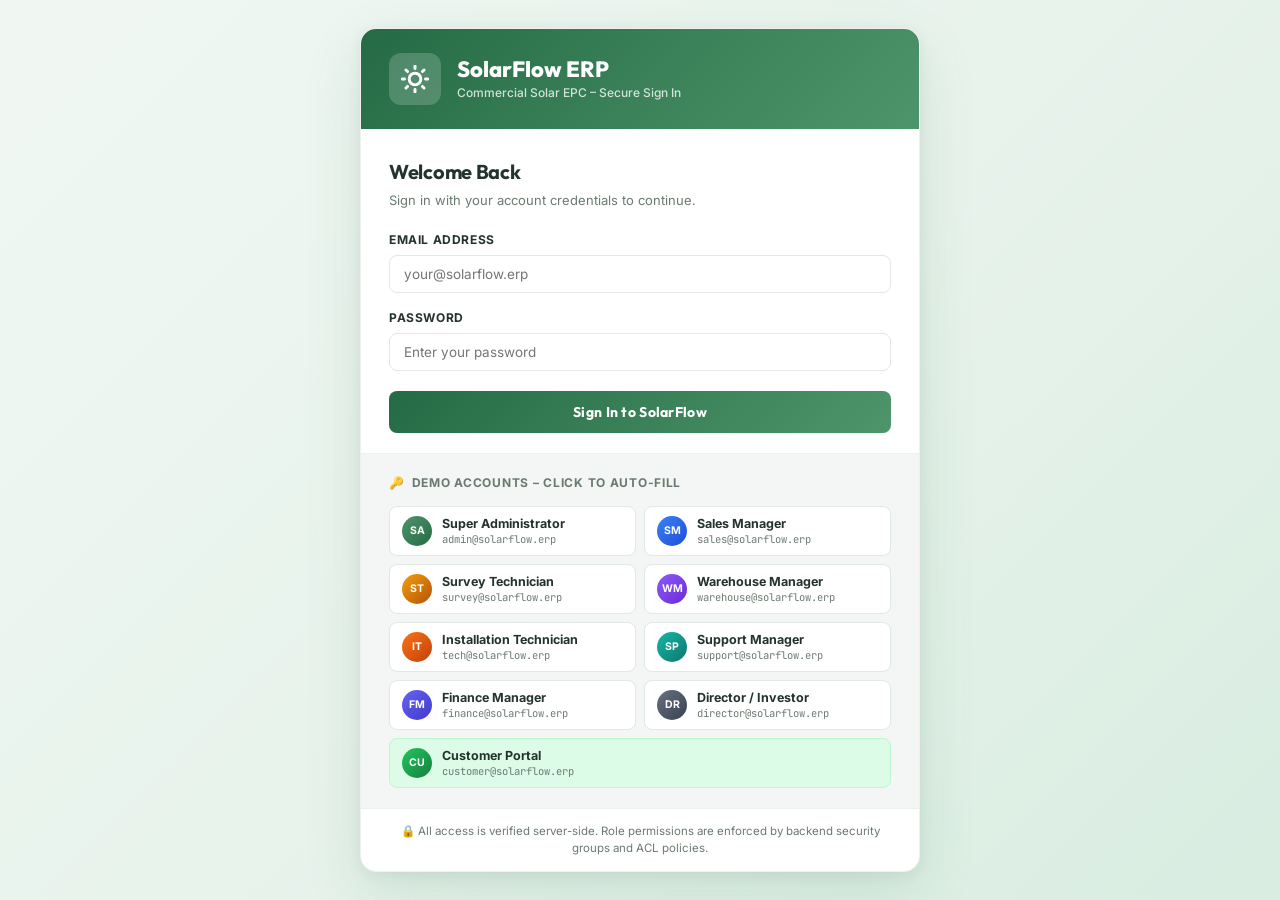
<file: web_app/index.html>
<!DOCTYPE html>
<html lang="en">
<head>
  <meta charset="UTF-8">
  <meta name="viewport" content="width=device-width, initial-scale=1.0">
  <title>SolarFlow ERP – Solar Installation Management System</title>
  <link rel="preconnect" href="https://fonts.googleapis.com">
  <link rel="preconnect" href="https://fonts.gstatic.com" crossorigin>
  <link href="https://fonts.googleapis.com/css2?family=Outfit:wght@400;500;600;700;800&family=Inter:wght@300;400;500;600;700&family=JetBrains+Mono:wght@400;500&display=swap" rel="stylesheet">
  <link rel="stylesheet" href="app.css">
</head>
<body>

  <!-- ================================================================== -->
  <!-- LOGIN SCREEN (shown before authentication)                          -->
  <!-- ================================================================== -->
  <div id="login-screen" class="login-screen-overlay" style="display:none;">
    <div class="login-card">
      <!-- Brand Header -->
      <div class="login-brand">
        <div class="login-sun-logo">
          <svg width="28" height="28" viewBox="0 0 24 24" fill="none" stroke="currentColor" stroke-width="2.5" stroke-linecap="round" stroke-linejoin="round">
            <circle cx="12" cy="12" r="5"></circle>
            <line x1="12" y1="1" x2="12" y2="3"></line>
            <line x1="12" y1="21" x2="12" y2="23"></line>
            <line x1="4.22" y1="4.22" x2="5.64" y2="5.64"></line>
            <line x1="18.36" y1="18.36" x2="19.78" y2="19.78"></line>
            <line x1="1" y1="12" x2="3" y2="12"></line>
            <line x1="21" y1="12" x2="23" y2="12"></line>
            <line x1="4.22" y1="19.78" x2="5.64" y2="18.36"></line>
            <line x1="18.36" y1="5.64" x2="19.78" y2="4.22"></line>
          </svg>
        </div>
        <div>
          <div class="login-brand-title">SolarFlow ERP</div>
          <div class="login-brand-sub">Commercial Solar EPC – Secure Sign In</div>
        </div>
      </div>

      <!-- Login Form -->
      <div class="login-form-section">
        <h2 class="login-heading">Welcome Back</h2>
        <p class="login-sub">Sign in with your account credentials to continue.</p>

        <div id="login-error-banner" class="login-error-banner" style="display:none;">
          <span>⚠️</span><span id="login-error-msg">Invalid credentials. Please try again.</span>
        </div>

        <div class="login-field-group">
          <label class="login-label" for="login-email">Email Address</label>
          <input type="email" id="login-email" class="login-input" placeholder="your@solarflow.erp" autocomplete="username" />
        </div>
        <div class="login-field-group">
          <label class="login-label" for="login-password">Password</label>
          <input type="password" id="login-password" class="login-input" placeholder="Enter your password" autocomplete="current-password" />
        </div>

        <button class="login-btn" id="login-submit-btn" onclick="handleLogin()">Sign In to SolarFlow</button>
      </div>

      <!-- Demo Accounts Panel -->
      <div class="login-demo-section">
        <div class="login-demo-title">
          <span>🔑</span>
          <span>Demo Accounts – Click to Auto-Fill</span>
        </div>
        <div class="login-demo-grid">
          <button class="demo-account-btn demo-admin" onclick="fillDemoLogin('admin@solarflow.erp','admin123')">
            <span class="demo-badge">SA</span>
            <div>
              <div class="demo-name">Super Administrator</div>
              <div class="demo-email">admin@solarflow.erp</div>
            </div>
          </button>
          <button class="demo-account-btn" onclick="fillDemoLogin('sales@solarflow.erp','sales123')">
            <span class="demo-badge demo-badge-blue">SM</span>
            <div>
              <div class="demo-name">Sales Manager</div>
              <div class="demo-email">sales@solarflow.erp</div>
            </div>
          </button>
          <button class="demo-account-btn" onclick="fillDemoLogin('survey@solarflow.erp','survey123')">
            <span class="demo-badge demo-badge-amber">ST</span>
            <div>
              <div class="demo-name">Survey Technician</div>
              <div class="demo-email">survey@solarflow.erp</div>
            </div>
          </button>
          <button class="demo-account-btn" onclick="fillDemoLogin('warehouse@solarflow.erp','warehouse123')">
            <span class="demo-badge demo-badge-purple">WM</span>
            <div>
              <div class="demo-name">Warehouse Manager</div>
              <div class="demo-email">warehouse@solarflow.erp</div>
            </div>
          </button>
          <button class="demo-account-btn" onclick="fillDemoLogin('tech@solarflow.erp','tech123')">
            <span class="demo-badge demo-badge-orange">IT</span>
            <div>
              <div class="demo-name">Installation Technician</div>
              <div class="demo-email">tech@solarflow.erp</div>
            </div>
          </button>
          <button class="demo-account-btn" onclick="fillDemoLogin('support@solarflow.erp','support123')">
            <span class="demo-badge demo-badge-teal">SP</span>
            <div>
              <div class="demo-name">Support Manager</div>
              <div class="demo-email">support@solarflow.erp</div>
            </div>
          </button>
          <button class="demo-account-btn" onclick="fillDemoLogin('finance@solarflow.erp','finance123')">
            <span class="demo-badge demo-badge-indigo">FM</span>
            <div>
              <div class="demo-name">Finance Manager</div>
              <div class="demo-email">finance@solarflow.erp</div>
            </div>
          </button>
          <button class="demo-account-btn" onclick="fillDemoLogin('director@solarflow.erp','director123')">
            <span class="demo-badge demo-badge-gray">DR</span>
            <div>
              <div class="demo-name">Director / Investor</div>
              <div class="demo-email">director@solarflow.erp</div>
            </div>
          </button>
          <button class="demo-account-btn demo-customer-btn" onclick="fillDemoLogin('customer@solarflow.erp','customer123')">
            <span class="demo-badge demo-badge-green">CU</span>
            <div>
              <div class="demo-name">Customer Portal</div>
              <div class="demo-email">customer@solarflow.erp</div>
            </div>
          </button>
        </div>
      </div>

      <div class="login-footer-note">
        🔒 All access is verified server-side. Role permissions are enforced by backend security groups and ACL policies.
      </div>
    </div>
  </div>

  <!-- ================================================================== -->
  <!-- CUSTOMER PORTAL (shown when customer role is authenticated)         -->
  <!-- ================================================================== -->
  <div id="customer-portal" style="display:none;">
    <div class="customer-portal-header">
      <div class="customer-portal-brand">
        <div class="sun-badge-logo" style="width:32px;height:32px;">
          <svg width="16" height="16" viewBox="0 0 24 24" fill="none" stroke="currentColor" stroke-width="2.5" stroke-linecap="round" stroke-linejoin="round">
            <circle cx="12" cy="12" r="5"></circle>
            <line x1="12" y1="1" x2="12" y2="3"></line>
            <line x1="12" y1="21" x2="12" y2="23"></line>
            <line x1="4.22" y1="4.22" x2="5.64" y2="5.64"></line>
            <line x1="18.36" y1="18.36" x2="19.78" y2="19.78"></line>
            <line x1="1" y1="12" x2="3" y2="12"></line>
            <line x1="21" y1="12" x2="23" y2="12"></line>
            <line x1="4.22" y1="19.78" x2="5.64" y2="18.36"></line>
            <line x1="18.36" y1="5.64" x2="19.78" y2="4.22"></line>
          </svg>
        </div>
        <span class="customer-portal-title">SolarFlow Customer Portal</span>
      </div>
      <div class="customer-portal-user">
        <span class="status-pill pill-success" style="font-size:11px;">ROLE: Customer</span>
        <div class="user-avatar-circle" style="width:32px;height:32px;font-size:11px;" id="customer-avatar">CU</div>
        <span id="customer-display-name" style="font-size:13px;font-weight:600;">Dr. Rajesh Sharma</span>
        <button class="btn-secondary-action" style="font-size:12px;padding:5px 12px;" onclick="handleLogout()">Sign Out</button>
      </div>
    </div>
    <div class="customer-portal-body" id="customer-portal-body">
      <!-- Populated by JS -->
    </div>
  </div>

=======
  <section class="nexus-entry" id="nexus-entry" aria-label="SunPower Nexus welcome">
    <div class="nexus-sun" aria-hidden="true"></div>
    <div class="nexus-city" aria-hidden="true">
      <div class="nexus-roof"></div>
      <div class="nexus-panel-array">
        <i></i><i></i><i></i><i></i><i></i><i></i><i></i><i></i>
      </div>
    </div>
    <div class="nexus-entry-content">
      <a class="nexus-entry-brand" href="#" aria-label="SunPower Nexus home"><span>☀</span> SunPower <strong>Nexus</strong></a>
      <p class="nexus-eyebrow">ENERGY. INTELLIGENCE. PROGRESS.</p>
      <h1>Solar operations,<br><em>engineered for impact.</em></h1>
      <p class="nexus-entry-copy">One intelligent platform for residential, commercial and enterprise solar delivery.</p>
      <div class="nexus-entry-actions">
        <button class="nexus-primary" onclick="openNexusLogin()">Enter SunPower Nexus</button>
        <button class="nexus-text-button" onclick="document.getElementById('nexus-capabilities').scrollIntoView({behavior:'smooth'})">Explore platform <span>→</span></button>
      </div>
      <div class="nexus-proof" id="nexus-capabilities">
        <span><strong>360°</strong> operational visibility</span>
        <span><strong>6</strong> intelligent business agents</span>
        <span><strong>24/7</strong> asset insights</span>
      </div>
    </div>
    <div class="nexus-login-card" id="nexus-login-card" role="dialog" aria-modal="true" aria-labelledby="nexus-login-title" hidden>
      <button class="nexus-login-close" onclick="closeNexusLogin()" aria-label="Close login">×</button>
      <p class="nexus-eyebrow">AUTHORIZED ACCESS</p>
      <h2 id="nexus-login-title">Welcome back</h2>
      <p>Sign in to your SunPower workspace.</p>
      <label for="nexus-user">Work email</label>
      <input id="nexus-user" type="email" autocomplete="username" value="admin@sunpower.local">
      <label for="nexus-password">Password</label>
      <input id="nexus-password" type="password" autocomplete="current-password" value="Solar@123">
      <button class="nexus-primary nexus-login-submit" onclick="completeNexusLogin()">Sign in securely</button>
      <button class="nexus-text-button nexus-customer-login" onclick="window.location.href='customer.html'">Continue as customer</button>
    </div>
  </section>
  <div id="solarflow-app">
    <!-- ==================================================================== -->
    <!-- 1. ENTERPRISE COLLAPSIBLE SIDEBAR                                    -->
    <!-- ==================================================================== -->
    <aside class="sidebar" id="app-sidebar">
      <div class="sidebar-header">
        <a href="javascript:void(0)" class="brand-wrapper" onclick="switchView('dashboard')">
          <div class="sun-badge-logo">
            <svg width="20" height="20" viewBox="0 0 24 24" fill="none" stroke="currentColor" stroke-width="2.5" stroke-linecap="round" stroke-linejoin="round">
              <circle cx="12" cy="12" r="5"></circle>
              <line x1="12" y1="1" x2="12" y2="3"></line>
              <line x1="12" y1="21" x2="12" y2="23"></line>
              <line x1="4.22" y1="4.22" x2="5.64" y2="5.64"></line>
              <line x1="18.36" y1="18.36" x2="19.78" y2="19.78"></line>
              <line x1="1" y1="12" x2="3" y2="12"></line>
              <line x1="21" y1="12" x2="23" y2="12"></line>
              <line x1="4.22" y1="19.78" x2="5.64" y2="18.36"></line>
              <line x1="18.36" y1="5.64" x2="19.78" y2="4.22"></line>
            </svg>
          </div>
          <div class="brand-info">
            <span class="brand-title">SolarFlow ERP</span>
            <span class="brand-subtitle">Commercial Solar EPC</span>
          </div>
        </a>
        <button class="sidebar-toggle-btn" id="sidebar-toggle-btn" title="Toggle Sidebar Navigation">
          <svg width="18" height="18" viewBox="0 0 24 24" fill="none" stroke="currentColor" stroke-width="2">
            <line x1="3" y1="12" x2="21" y2="12"></line>
            <line x1="3" y1="6" x2="21" y2="6"></line>
            <line x1="3" y1="18" x2="21" y2="18"></line>
          </svg>
        </button>
      </div>

      <!-- Navigation Hierarchy Filtered By Role -->
      <nav class="sidebar-nav" id="sidebar-nav-tree">
        <!-- 1. Overview -->
        <div class="nav-group-title">Overview</div>
        <button class="nav-link-btn active" data-view="dashboard" data-perm="all">
          <span class="nav-icon">📊</span>
          <span class="nav-text">Dashboard</span>
        </button>

        <!-- 2. Sales Management -->
        <div class="nav-group-title" data-group-perm="admin,sales,director">Sales Management</div>
        <button class="nav-link-btn" data-view="enquiries" data-perm="admin,sales,director">
          <span class="nav-icon">📩</span>
          <span class="nav-text">Customer Enquiries</span>
          <span class="badge-pill" id="badge-enquiries-count">4</span>
        </button>
        <button class="nav-link-btn" data-view="leads" data-perm="admin,sales,director">
          <span class="nav-icon">🎯</span>
          <span class="nav-text">Leads</span>
          <span class="badge-pill" id="badge-leads-count">10</span>
        </button>
        <button class="nav-link-btn" data-view="followups" data-perm="admin,sales,director">
          <span class="nav-icon">⏰</span>
          <span class="nav-text">Follow-ups</span>
          <span class="badge-pill" id="badge-followups-count">3</span>
        </button>
        <a href="survey.html" class="nav-link-btn" data-perm="admin,sales,survey_tech,director">
          <span class="nav-icon">📐</span>
          <span class="nav-text">Site Surveys</span>
        </a>
        <a href="quotation.html" class="nav-link-btn" data-perm="admin,sales,finance,director">
          <span class="nav-icon">📑</span>
          <span class="nav-text">Quotations</span>
        </a>
        <button class="nav-link-btn" data-view="orders" data-perm="admin,sales,finance,director">
          <span class="nav-icon">✅</span>
          <span class="nav-text">Sales Orders</span>
        </button>

        <!-- 3. Operations -->
        <div class="nav-group-title" data-group-perm="admin,tech,survey_tech,sales,director">Operations</div>
        <button class="nav-link-btn" data-view="installations" data-perm="admin,tech,sales,director">
          <span class="nav-icon">⚡</span>
          <span class="nav-text">Installation Projects</span>
        </button>
        <button class="nav-link-btn" data-view="schedule" data-perm="admin,tech,sales,director">
          <span class="nav-icon">📅</span>
          <span class="nav-text">Installation Schedule</span>
        </button>
        <button class="nav-link-btn" data-view="technicians" data-perm="admin,sales,director">
          <span class="nav-icon">👷</span>
          <span class="nav-text">Technician Management</span>
        </button>
        <button class="nav-link-btn" data-view="inst_reports" data-perm="admin,tech,sales,director">
          <span class="nav-icon">📋</span>
          <span class="nav-text">Installation Reports</span>
        </button>

        <!-- 4. Inventory -->
        <div class="nav-group-title" data-group-perm="admin,warehouse,director">Inventory</div>
        <button class="nav-link-btn" data-view="products" data-perm="admin,warehouse,sales,director">
          <span class="nav-icon">📦</span>
          <span class="nav-text">Products</span>
        </button>
        <button class="nav-link-btn" data-view="categories" data-perm="admin,warehouse,director">
          <span class="nav-icon">🗂️</span>
          <span class="nav-text">Categories</span>
        </button>
        <button class="nav-link-btn" data-view="warehouses" data-perm="admin,warehouse,director">
          <span class="nav-icon">🏢</span>
          <span class="nav-text">Warehouses</span>
        </button>
        <button class="nav-link-btn" data-view="stock_avail" data-perm="admin,warehouse,director">
          <span class="nav-icon">📊</span>
          <span class="nav-text">Stock Availability</span>
        </button>
        <button class="nav-link-btn" data-view="stock_reservations" data-perm="admin,warehouse,sales,director">
          <span class="nav-icon">🔒</span>
          <span class="nav-text">Stock Reservations</span>
        </button>
        <button class="nav-link-btn" data-view="inventory" data-perm="admin,warehouse,tech,support,director">
          <span class="nav-icon">🏷️</span>
          <span class="nav-text">Serial Numbers</span>
        </button>
        <button class="nav-link-btn" data-view="dispatches" data-perm="admin,warehouse,director">
          <span class="nav-icon">🚚</span>
          <span class="nav-text">Dispatch</span>
        </button>
        <button class="nav-link-btn" data-view="stock_moves" data-perm="admin,warehouse,director">
          <span class="nav-icon">🔄</span>
          <span class="nav-text">Stock Movement History</span>
        </button>

        <!-- 5. After-Sales -->
        <div class="nav-group-title" data-group-perm="admin,support,tech,director">After-Sales</div>
        <button class="nav-link-btn" data-view="warranties" data-perm="admin,support,director">
          <span class="nav-icon">🛡️</span>
          <span class="nav-text">Warranty Management</span>
        </button>
        <button class="nav-link-btn" data-view="service" data-perm="admin,support,tech,director">
          <span class="nav-icon">🔧</span>
          <span class="nav-text">Service Tickets</span>
        </button>
        <button class="nav-link-btn" data-view="complaints" data-perm="admin,support,director">
          <span class="nav-icon">⚠️</span>
          <span class="nav-text">Customer Complaints</span>
        </button>
        <button class="nav-link-btn" data-view="service_history" data-perm="admin,support,director">
          <span class="nav-icon">📜</span>
          <span class="nav-text">Service History</span>
        </button>

        <!-- 6. Finance -->
        <div class="nav-group-title" data-group-perm="admin,finance,director">Finance</div>
        <button class="nav-link-btn" data-view="invoices" data-perm="admin,finance,director">
          <span class="nav-icon">🧾</span>
          <span class="nav-text">Invoices</span>
        </button>
        <button class="nav-link-btn" data-view="payments" data-perm="admin,finance,director">
          <span class="nav-icon">💳</span>
          <span class="nav-text">Payments</span>
        </button>
        <button class="nav-link-btn" data-view="expenses" data-perm="admin,finance,director">
          <span class="nav-icon">💸</span>
          <span class="nav-text">Project Expenses</span>
        </button>
        <button class="nav-link-btn" data-view="costing" data-perm="admin,finance,director">
          <span class="nav-icon">💰</span>
          <span class="nav-text">Project Profitability</span>
        </button>
        <button class="nav-link-btn" data-view="fin_reports" data-perm="admin,finance,director">
          <span class="nav-icon">📈</span>
          <span class="nav-text">Financial Reports</span>
        </button>

        <!-- 7. Analytics -->
        <div class="nav-group-title" data-group-perm="admin,director">Analytics</div>
        <button class="nav-link-btn" data-view="biz_reports" data-perm="admin,director">
          <span class="nav-icon">📊</span>
          <span class="nav-text">Business Reports</span>
        </button>
        <button class="nav-link-btn" data-view="op_reports" data-perm="admin,director">
          <span class="nav-icon">⚙️</span>
          <span class="nav-text">Operational Reports</span>
        </button>
        <button class="nav-link-btn" data-view="tech_perf" data-perm="admin,director">
          <span class="nav-icon">🏅</span>
          <span class="nav-text">Technician Performance</span>
        </button>
        <button class="nav-link-btn" data-view="sales_perf" data-perm="admin,director">
          <span class="nav-icon">🎯</span>
          <span class="nav-text">Sales Performance</span>
        </button>

        <!-- New business modules -->
        <div class="nav-group-title" data-group-perm="admin,sales,finance,director">SunPower Nexus</div>
        <button class="nav-link-btn" data-view="b2b_portal" data-perm="admin,sales,finance,director">
          <span class="nav-icon">🏭</span>
          <span class="nav-text">B2B Business Portal</span>
        </button>
        <button class="nav-link-btn" data-view="ai_business" data-perm="admin,director,finance,sales">
          <span class="nav-icon">🤖</span>
          <span class="nav-text">Agentic Business AI</span>
        </button>

        <!-- 8. Administration -->
        <div class="nav-group-title" data-group-perm="admin">Administration</div>
        <button class="nav-link-btn" data-view="users" data-perm="admin">
          <span class="nav-icon">👥</span>
          <span class="nav-text">User Management</span>
        </button>
        <button class="nav-link-btn" data-view="roles" data-perm="admin">
          <span class="nav-icon">🔐</span>
          <span class="nav-text">Roles &amp; Permissions</span>
        </button>
        <button class="nav-link-btn" data-view="company" data-perm="admin">
          <span class="nav-icon">🏛️</span>
          <span class="nav-text">Company Settings</span>
        </button>
        <button class="nav-link-btn" data-view="packages" data-perm="admin,sales">
          <span class="nav-icon">📦</span>
          <span class="nav-text">Solar Package Configuration</span>
        </button>
        <button class="nav-link-btn" data-view="settings" data-perm="admin">
          <span class="nav-icon">⚙️</span>
          <span class="nav-text">System Settings</span>
        </button>
      </nav>

      <!-- Sidebar Footer -->
      <div class="sidebar-footer">
        <div class="role-badge-pill">
          <span class="role-dot"></span>
          <span id="sidebar-role-indicator">Super Administrator</span>
        </div>
        <button class="sidebar-logout-btn" onclick="handleLogout()" title="Sign Out">
          <svg width="14" height="14" viewBox="0 0 24 24" fill="none" stroke="currentColor" stroke-width="2" stroke-linecap="round" stroke-linejoin="round">
            <path d="M9 21H5a2 2 0 0 1-2-2V5a2 2 0 0 1 2-2h4"></path>
            <polyline points="16 17 21 12 16 7"></polyline>
            <line x1="21" y1="12" x2="9" y2="12"></line>
          </svg>
          <span class="nav-text">Sign Out</span>
        </button>
      </div>
    </aside>

    <!-- ==================================================================== -->
    <!-- 2. APP MAIN WRAPPER & TOP NAVIGATION                                 -->
    <!-- ==================================================================== -->
    <div class="app-main-wrapper" id="app-main-wrapper">
      <!-- Fixed Enterprise Header -->
      <header class="top-header">
        <div class="header-left">
          <!-- Breadcrumb Navigation -->
          <div class="breadcrumbs">
            <span class="breadcrumb-root" onclick="switchView('dashboard')">SolarFlow ERP</span>
            <span class="breadcrumb-separator">/</span>
            <span class="breadcrumb-root" id="breadcrumb-section">Overview</span>
            <span class="breadcrumb-separator">/</span>
            <span class="breadcrumb-current" id="breadcrumb-page">Dashboard</span>
          </div>

          <!-- Global Search Input with Instant Popover -->
          <div class="global-search-wrap">
            <span class="search-icon">🔍</span>
            <input type="text" id="global-search-input" class="search-input" placeholder="Search customer, phone, serial, quotation..." autocomplete="off">
            
            <!-- Instant Search Dropdown Popover -->
            <div id="search-results-popover" class="search-results-popover">
              <div id="search-results-content"></div>
            </div>
          </div>
        </div>

        <div class="header-right">
          <!-- 3kW Showcase Tour Button -->
          <button class="btn-secondary-action" id="btn-showcase-tour" title="Run 1-Click Interactive 3kW Showcase Tour">
            <span>▶ 3kW Turnkey Showcase</span>
          </button>

          <!-- Quick Create Action Menu -->
          <div class="quick-create-dropdown">
            <button class="btn-primary-action" id="btn-quick-create">
              <span>+ Quick Create</span>
            </button>
          </div>

          <!-- Notification Bell Trigger -->
          <button class="notification-bell-btn" id="btn-notifications" title="System Notifications & Alerts">
            <span>🔔</span>
            <span class="notification-count-badge" id="notification-counter">3</span>
          </button>

          <!-- Notifications Popover Drawer -->
          <div id="notifications-drawer" class="notifications-drawer">
            <div class="drawer-header">
              <span class="drawer-title">Notifications &amp; Alerts</span>
              <button class="drawer-mark-read" onclick="markAllNotificationsRead()">Mark all as read</button>
            </div>
            <div class="drawer-item-list" id="drawer-notifications-list">
              <!-- Dynamically Populated Notifications -->
            </div>
          </div>

          <!-- ============================================================ -->
          <!-- ROLE DISPLAY: Admin sees dropdown; all others see fixed label -->
          <!-- SECURITY: Controlled by authenticatedUser.isAdmin flag        -->
          <!--           set server-side at login. Dropdown is preview-only; -->
          <!--           it NEVER changes backend security groups.            -->
          <!-- ============================================================ -->

          <!-- Admin-only: Dashboard Preview Role Switcher -->
          <div class="role-badge-selector" id="admin-role-switcher" style="display:none;">
            <label for="user-role-select">👁 Preview:</label>
            <select id="user-role-select" class="role-dropdown-select">
              <option value="admin">1. Super Administrator</option>
              <option value="sales">2. Sales Manager</option>
              <option value="survey_tech">3. Survey Technician</option>
              <option value="warehouse">4. Warehouse Manager</option>
              <option value="tech">5. Installation Technician</option>
              <option value="support">6. Support Manager</option>
              <option value="finance">7. Finance Manager</option>
              <option value="director">8. Director / Investor (Read-Only)</option>
            </select>
          </div>

          <!-- Non-admin: Fixed role label (no switching allowed) -->
          <div class="role-fixed-label" id="non-admin-role-label" style="display:none;">
            <span class="role-fixed-prefix">ROLE:</span>
            <span class="role-fixed-name" id="fixed-role-name">Sales Manager</span>
          </div>

          <!-- Executive Read-Only Indicator -->
          <div id="executive-readonly-badge" class="status-pill pill-warning" style="display:none; font-weight:700; align-items:center; gap:4px;">
            <span>🔒</span><span>Read-Only Executive Mode</span>
          </div>

          <!-- User Profile Badge -->
          <div class="user-profile-badge" id="user-profile-badge" onclick="showUserProfileModal()">
            <div class="user-avatar-circle" id="user-avatar-initials">SA</div>
            <div class="user-info-text">
              <div class="user-name" id="user-display-name">Solar Admin</div>
              <div class="user-role-label" id="user-role-title">Chief Executive</div>
            </div>
          </div>

          <!-- Logout Button -->
          <button class="btn-secondary-action" id="header-logout-btn" onclick="handleLogout()" style="font-size:12px;padding:5px 12px;display:none;">
            Sign Out
          </button>
        </div>
      </header>

      <!-- Toast Alerts Container -->
      <div id="toast-container" class="toast-bar"></div>

      <!-- Main Content Container -->
      <main class="main-content">
        <!-- ================================================================ -->
        <!-- VIEW 1: DASHBOARD (ROLE-TAILORED WITH CHARTS)                     -->
        <!-- ================================================================ -->
        <section id="view-dashboard" class="view-section active">
          <div id="role-dashboard-container">
            <!-- Dynamically populated via JS based on Active Role -->
          </div>
        </section>

        <!-- ================================================================ -->
        <!-- VIEW 2: CUSTOMER ENQUIRIES                                        -->
        <!-- ================================================================ -->
        <section id="view-enquiries" class="view-section">
          <div class="section-header-bar">
            <div>
              <h1 class="section-title">Customer Enquiries &amp; Initial Contact</h1>
              <p class="section-description">Incoming residential and commercial solar enquiries awaiting preliminary sizing and lead qualification.</p>
            </div>
            <button class="btn-primary-action" onclick="showLeadModal()">+ New Customer Enquiry</button>
          </div>

          <div class="table-panel">
            <div class="table-toolbar">
              <div class="table-filter-group">
                <div class="table-inline-search">
                  <span class="table-search-icon">🔍</span>
                  <input type="text" id="search-enquiries" class="table-search-input" placeholder="Filter enquiries..." oninput="filterEnquiriesTable(this.value)">
                </div>
                <select class="filter-select" id="filter-enquiry-status" onchange="filterEnquiriesByStatus(this.value)">
                  <option value="all">All Enquiries</option>
                  <option value="qualified">Qualified</option>
                  <option value="new">New Inquiries</option>
                </select>
              </div>
              <button class="btn-action-sm" onclick="exportTableToCSV('enquiries')">📥 Export CSV</button>
            </div>
            <div class="table-responsive-wrapper">
              <table class="enterprise-data-table">
                <thead>
                  <tr>
                    <th>Enquiry Ref</th>
                    <th>Customer Name</th>
                    <th>Contact Phone</th>
                    <th>Location</th>
                    <th>Property Type</th>
                    <th>Sanctioned Load</th>
                    <th>Status</th>
                    <th>Actions</th>
                  </tr>
                </thead>
                <tbody id="enquiries-table-body">
                  <!-- Populated via JS -->
                </tbody>
              </table>
            </div>
            <div class="table-pagination-footer">
              <span>Showing 1 to 4 of 4 customer enquiries</span>
              <div class="pagination-controls">
                <button class="pagination-btn active">1</button>
              </div>
            </div>
          </div>
        </section>

        <!-- ================================================================ -->
        <!-- VIEW 3: SOLAR LEADS (WITH LIST / KANBAN SWITCH)                   -->
        <!-- ================================================================ -->
        <section id="view-leads" class="view-section">
          <div class="section-header-bar">
            <div>
              <h1 class="section-title">Solar Customer Leads &amp; Consumption Sizing</h1>
              <p class="section-description">Qualified solar leads with monthly kWh consumption and mathematical sizing calculations.</p>
            </div>
            <div class="header-action-group">
              <div class="view-mode-toggle">
                <button class="toggle-btn active" id="leads-view-list" onclick="setLeadsViewMode('list')">☰ Table</button>
                <button class="toggle-btn" id="leads-view-kanban" onclick="setLeadsViewMode('kanban')">▦ Kanban</button>
              </div>
              <button class="btn-primary-action" onclick="showLeadModal()">+ New Solar Lead</button>
            </div>
          </div>

          <!-- Table Mode -->
          <div id="leads-table-container" class="table-panel">
            <div class="table-toolbar">
              <div class="table-filter-group">
                <div class="table-inline-search">
                  <span class="table-search-icon">🔍</span>
                  <input type="text" id="search-leads" class="table-search-input" placeholder="Search leads..." oninput="filterLeadsTable(this.value)">
                </div>
                <select class="filter-select" id="filter-lead-type" onchange="filterLeadsByType(this.value)">
                  <option value="all">All System Types</option>
                  <option value="on_grid">Grid-Tied On-Grid</option>
                  <option value="hybrid">Smart Hybrid</option>
                  <option value="off_grid">Standalone Off-Grid</option>
                </select>
              </div>
              <button class="btn-action-sm" onclick="exportTableToCSV('leads')">📥 Export CSV</button>
            </div>
            <div class="table-responsive-wrapper">
              <table class="enterprise-data-table">
                <thead>
                  <tr>
                    <th>Lead Ref</th>
                    <th>Customer</th>
                    <th>Phone</th>
                    <th>Monthly kWh</th>
                    <th>Tariff ($/kWh)</th>
                    <th>Recommended kW</th>
                    <th>System Type</th>
                    <th>Subsidy Eligibility</th>
                    <th>Survey Status</th>
                    <th>Actions</th>
                  </tr>
                </thead>
                <tbody id="leads-table-body">
                  <!-- Populated via JS -->
                </tbody>
              </table>
            </div>
            <div class="table-pagination-footer">
              <span>Showing 1 to 10 of 10 solar leads</span>
              <div class="pagination-controls">
                <button class="pagination-btn active">1</button>
              </div>
            </div>
          </div>

          <!-- Kanban Mode -->
          <div id="leads-kanban-container" class="kanban-board-container" style="display:none;">
            <!-- Dynamically Populated Kanban Columns -->
          </div>
        </section>

        <!-- ================================================================ -->
        <!-- VIEW 4: FOLLOW-UPS                                               -->
        <!-- ================================================================ -->
        <section id="view-followups" class="view-section">
          <div class="section-header-bar">
            <div>
              <h1 class="section-title">Sales Follow-ups &amp; Action Schedules</h1>
              <p class="section-description">Scheduled customer calls, site visit follow-ups, and proposal reviews.</p>
            </div>
            <button class="btn-primary-action" onclick="showToast('Follow-up schedule modal opened.', 'info')">+ Schedule Follow-up</button>
          </div>

          <div class="table-panel">
            <div class="table-responsive-wrapper">
              <table class="enterprise-data-table">
                <thead>
                  <tr>
                    <th>Due Date</th>
                    <th>Customer</th>
                    <th>Assigned Sales Rep</th>
                    <th>Activity Type</th>
                    <th>Summary / Next Steps</th>
                    <th>Priority</th>
                    <th>Status</th>
                  </tr>
                </thead>
                <tbody id="followups-table-body">
                  <!-- Populated via JS -->
                </tbody>
              </table>
            </div>
          </div>
        </section>

        <!-- ================================================================ -->
        <!-- VIEW 5: SITE SURVEYS                                             -->
        <!-- ================================================================ -->
        <section id="view-surveys" class="view-section">
          <div class="section-header-bar">
            <div>
              <h1 class="section-title">Rooftop Site Survey Engineering Assessments</h1>
              <p class="section-description">Shadow analysis, pitch &amp; azimuth verification, cable distance, and chief engineer approval gates.</p>
            </div>
            <div class="header-action-group">
              <div class="view-mode-toggle">
                <button class="toggle-btn active" id="surveys-view-list" onclick="setSurveysViewMode('list')">☰ Table</button>
                <button class="toggle-btn" id="surveys-view-kanban" onclick="setSurveysViewMode('kanban')">▦ Kanban</button>
              </div>
              <span class="status-pill pill-info">Engineering Rule: Valid Roof Area Required</span>
            </div>
          </div>

          <!-- Surveys Table -->
          <div id="surveys-table-container" class="table-panel">
            <div class="table-toolbar">
              <div class="table-filter-group">
                <div class="table-inline-search">
                  <span class="table-search-icon">🔍</span>
                  <input type="text" id="search-surveys" class="table-search-input" placeholder="Search surveys..." oninput="filterSurveysTable(this.value)">
                </div>
                <select class="filter-select" id="filter-survey-status" onchange="filterSurveysByStatus(this.value)">
                  <option value="all">All States</option>
                  <option value="approved">Approved</option>
                  <option value="scheduled">Scheduled</option>
                  <option value="rejected">Rejected</option>
                </select>
              </div>
              <button class="btn-action-sm" onclick="exportTableToCSV('surveys')">📥 Export CSV</button>
            </div>
            <div class="table-responsive-wrapper">
              <table class="enterprise-data-table">
                <thead>
                  <tr>
                    <th>Survey Ref</th>
                    <th>Customer Site</th>
                    <th>Roof Architecture</th>
                    <th>Total Area</th>
                    <th>Shadow-Free Area</th>
                    <th>Azimuth / Pitch</th>
                    <th>Cable Run</th>
                    <th>Grid Phase</th>
                    <th>Sized Capacity</th>
                    <th>Approval Status</th>
                    <th>Engineering Action</th>
                  </tr>
                </thead>
                <tbody id="surveys-table-body">
                  <!-- Populated via JS -->
                </tbody>
              </table>
            </div>
          </div>

          <!-- Surveys Kanban -->
          <div id="surveys-kanban-container" class="kanban-board-container" style="display:none;">
            <!-- Dynamically Populated Kanban Columns -->
          </div>
        </section>

        <!-- ================================================================ -->
        <!-- VIEW 6: QUOTATIONS & SALES ORDERS                                -->
        <!-- ================================================================ -->
        <section id="view-quotations" class="view-section">
          <div class="section-header-bar">
            <div>
              <h1 class="section-title">Turnkey Solar Quotations &amp; Proposals</h1>
              <p class="section-description">Proposals generated from approved surveys with automatic BOM component pricing and PM Surya Ghar subsidy offsets.</p>
            </div>
            <button class="btn-secondary-action" onclick="showToast('Select an approved survey to generate quotation.', 'info')">+ Generate from Survey</button>
          </div>

          <div class="table-panel">
            <div class="table-responsive-wrapper">
              <table class="enterprise-data-table">
                <thead>
                  <tr>
                    <th>Quotation Ref</th>
                    <th>Customer</th>
                    <th>Approved Survey</th>
                    <th>System Size</th>
                    <th>Gross Total</th>
                    <th>Subsidy Offset</th>
                    <th>Net Customer Price</th>
                    <th>Payback (Years)</th>
                    <th>Status</th>
                    <th>Action</th>
                  </tr>
                </thead>
                <tbody id="quotations-table-body">
                  <!-- Populated via JS -->
                </tbody>
              </table>
            </div>
          </div>
        </section>

        <section id="view-orders" class="view-section">
          <div class="section-header-bar">
            <div>
              <h1 class="section-title">Confirmed Sales Orders &amp; 50% Advance Payment Gate</h1>
              <p class="section-description">Signed turnkey EPC contracts with server-side validation enforcing 50% advance before warehouse dispatch.</p>
            </div>
            <span class="status-pill pill-warning">Critical Rule: Dispatch requires &ge;50% Advance</span>
          </div>

          <div class="table-panel">
            <div class="table-responsive-wrapper">
              <table class="enterprise-data-table">
                <thead>
                  <tr>
                    <th>Order Ref</th>
                    <th>Customer</th>
                    <th>System</th>
                    <th>Gross Total</th>
                    <th>Subsidy</th>
                    <th>Net Payable</th>
                    <th>Advance Req. (50%)</th>
                    <th>Amount Paid</th>
                    <th>Payment Status</th>
                    <th>Dispatch Gate</th>
                    <th>Actions</th>
                  </tr>
                </thead>
                <tbody id="orders-table-body">
                  <!-- Populated via JS -->
                </tbody>
              </table>
            </div>
          </div>
        </section>

        <!-- ================================================================ -->
        <!-- VIEW 7: SOLAR PACKAGES & DYNAMIC AUTO-BOM                        -->
        <!-- ================================================================ -->
        <section id="view-packages" class="view-section">
          <div class="section-header-bar">
            <div>
              <h1 class="section-title">Solar Packages &amp; Dynamic Auto-BOM Engine</h1>
              <p class="section-description">Standardized residential and commercial solar packages with sum-of-components BOM calculations.</p>
            </div>
            <span class="status-pill pill-success">8 Configured Packages Active</span>
          </div>

          <div class="packages-grid" id="packages-cards-grid">
            <!-- Populated via JS -->
          </div>
        </section>

        <!-- ================================================================ -->
        <!-- VIEW 8: INSTALLATION PROJECTS & COMMISSIONING QC                  -->
        <!-- ================================================================ -->
        <section id="view-installations" class="view-section">
          <div class="section-header-bar">
            <div>
              <h1 class="section-title">Field Installation Projects &amp; Commissioning QC</h1>
              <p class="section-description">Execution tracking with Installation Readiness Score (100 pts) and Electrical Safety Gate (Earth Pit &le; 5.0&Omega;).</p>
            </div>
            <span class="status-pill pill-danger">Safety Limit: Earth Pit &le; 5.0 &Omega;</span>
          </div>

          <div id="installations-container">
            <!-- Populated via JS with detailed project cards and readiness score gauges -->
          </div>
        </section>

        <section id="view-schedule" class="view-section">
          <div class="section-header-bar">
            <div>
              <h1 class="section-title">Field Crew Installation Schedule</h1>
              <p class="section-description">Site mobilization calendar, technician assignments, and planned energization dates.</p>
            </div>
          </div>

          <div class="table-panel">
            <div class="table-responsive-wrapper">
              <table class="enterprise-data-table">
                <thead>
                  <tr>
                    <th>Scheduled Date</th>
                    <th>Installation Ref</th>
                    <th>Customer Site</th>
                    <th>Capacity</th>
                    <th>Lead Electrician</th>
                    <th>Crew Size</th>
                    <th>Status</th>
                  </tr>
                </thead>
                <tbody id="schedule-table-body">
                  <!-- Populated via JS -->
                </tbody>
              </table>
            </div>
          </div>
        </section>

        <!-- ================================================================ -->
        <!-- VIEW 9: INVENTORY & SERIAL TRACKING                              -->
        <!-- ================================================================ -->
        <section id="view-inventory" class="view-section">
          <div class="section-header-bar">
            <div>
              <h1 class="section-title">Serialized Equipment &amp; Single-Allocation Constraint</h1>
              <p class="section-description">Barcode tracking for PV modules, smart inverters, and battery banks across warehouse storage, dispatch, and commissioning.</p>
            </div>
            <span class="status-pill pill-info">Constraint: Single Active Allocation Enforced</span>
          </div>

          <div class="table-panel">
            <div class="table-toolbar">
              <div class="table-filter-group">
                <div class="table-inline-search">
                  <span class="table-search-icon">🔍</span>
                  <input type="text" id="search-inventory" class="table-search-input" placeholder="Search serial numbers..." oninput="filterInventoryTable(this.value)">
                </div>
                <select class="filter-select" id="filter-serial-status" onchange="filterInventoryByStatus(this.value)">
                  <option value="all">All Statuses</option>
                  <option value="installed">Mounted &amp; Installed</option>
                  <option value="available">In Warehouse (Available)</option>
                </select>
              </div>
            </div>
            <div class="table-responsive-wrapper">
              <table class="enterprise-data-table">
                <thead>
                  <tr>
                    <th>Serial Number / Barcode</th>
                    <th>Component Product</th>
                    <th>OEM Manufacturer</th>
                    <th>Allocation Status</th>
                    <th>Allocated Project</th>
                    <th>Customer Owner</th>
                    <th>Dispatch Date</th>
                    <th>Warranty Term</th>
                    <th>Lifecycle Timeline</th>
                  </tr>
                </thead>
                <tbody id="inventory-table-body">
                  <!-- Populated via JS -->
                </tbody>
              </table>
            </div>
          </div>
        </section>

        <!-- ================================================================ -->
        <!-- VIEW 10: DIGITAL WARRANTIES & SHA-256 CERTIFICATES               -->
        <!-- ================================================================ -->
        <section id="view-warranties" class="view-section">
          <div class="section-header-bar">
            <div>
              <h1 class="section-title">Digital Warranty Certificates &amp; SHA-256 Verification</h1>
              <p class="section-description">Automated warranty activation upon customer sign-off: Inverter (2-Yr), Battery (2-Yr), Solar Panel (20-Yr).</p>
            </div>
            <button class="btn-primary-action" onclick="triggerWarrantyReminderCheck()">⚡ Check 30-Day Expiry Engine</button>
          </div>

          <!-- Digital Warranty Certificate Showcase Card -->
          <div class="warranty-cert-card" id="warranty-cert-preview">
            <div class="cert-seal">🛡️</div>
            <div style="font-size:11px; text-transform:uppercase; letter-spacing:0.06em; color:var(--text-muted); font-weight:700;">Official Certificate of Coverage</div>
            <h2 style="font-size:20px; color:var(--primary); margin:6px 0 2px 0;">Solar Inverter Replacement Warranty</h2>
            <div style="font-size:12.5px; color:var(--text-muted);">Growatt 3kW Dual MPPT Grid-Tie Inverter • Serial: <strong>INV-GROWATT-3KW-9901</strong></div>
            
            <div style="display:grid; grid-template-columns:repeat(auto-fit, minmax(180px, 1fr)); gap:12px; margin-top:16px;">
              <div>
                <span style="font-size:11px; color:var(--text-muted); display:block;">Customer Beneficiary:</span>
                <strong style="font-size:13px;">Dr. Rajesh Sharma</strong>
              </div>
              <div>
                <span style="font-size:11px; color:var(--text-muted); display:block;">Effective Period:</span>
                <strong style="font-size:13px;">2026-10-31 to 2028-10-31 (24 Mo)</strong>
              </div>
              <div>
                <span style="font-size:11px; color:var(--text-muted); display:block;">OEM Warranty Partner:</span>
                <strong style="font-size:13px;">Growatt Solar New Energy</strong>
              </div>
            </div>

            <div class="cert-token-box">
              <span>SHA-256 Token: <strong>A89F34CD10BC91EAF998231B99451</strong></span>
              <span class="status-pill pill-success">✓ Cryptographically Valid</span>
            </div>
          </div>

          <div class="table-panel">
            <div class="table-responsive-wrapper">
              <table class="enterprise-data-table">
                <thead>
                  <tr>
                    <th>Certificate Ref</th>
                    <th>Customer</th>
                    <th>Equipment Serial</th>
                    <th>Product</th>
                    <th>Coverage Term</th>
                    <th>Start Date</th>
                    <th>Expiry Date</th>
                    <th>SHA-256 Token</th>
                    <th>Status</th>
                  </tr>
                </thead>
                <tbody id="warranties-table-body">
                  <!-- Populated via JS -->
                </tbody>
              </table>
            </div>
          </div>
        </section>

        <!-- ================================================================ -->
        <!-- VIEW 11: AFTER-SALES SERVICE & COMPLAINTS                        -->
        <!-- ================================================================ -->
        <section id="view-service" class="view-section">
          <div class="section-header-bar">
            <div>
              <h1 class="section-title">After-Sales Service Management &amp; Covered Repair Billing</h1>
              <p class="section-description">Serial lookup automatically checks warranty status. Covered OEM faults bill $0.00; non-covered bill parts + labour.</p>
            </div>
            <div class="header-action-group">
              <div class="view-mode-toggle">
                <button class="toggle-btn active" id="service-view-list" onclick="setServiceViewMode('list')">☰ Table</button>
                <button class="toggle-btn" id="service-view-kanban" onclick="setServiceViewMode('kanban')">▦ Kanban</button>
              </div>
              <button class="btn-primary-action" onclick="showTicketModal()">+ Log Service Complaint</button>
            </div>
          </div>

          <!-- Table View -->
          <div id="service-table-container" class="table-panel">
            <div class="table-responsive-wrapper">
              <table class="enterprise-data-table">
                <thead>
                  <tr>
                    <th>Ticket Ref</th>
                    <th>Customer</th>
                    <th>Equipment Serial</th>
                    <th>Fault Category</th>
                    <th>Technician</th>
                    <th>Repair Cost</th>
                    <th>Warranty Coverage</th>
                    <th>Customer Charge</th>
                    <th>Sign-off</th>
                    <th>Status</th>
                    <th>Actions</th>
                  </tr>
                </thead>
                <tbody id="service-table-body">
                  <!-- Populated via JS -->
                </tbody>
              </table>
            </div>
          </div>

          <!-- Kanban View -->
          <div id="service-kanban-container" class="kanban-board-container" style="display:none;">
            <!-- Dynamically Populated Kanban Columns -->
          </div>
        </section>

        <!-- ================================================================ -->
        <!-- VIEW 12: FINANCE & JOB COSTING PROFITABILITY                     -->
        <!-- ================================================================ -->
        <section id="view-costing" class="view-section">
          <div class="section-header-bar">
            <div>
              <h1 class="section-title">Project Job Costing, Profitability &amp; Profit Leakage Alerting</h1>
              <p class="section-description">Itemized Material, Labour, Transport, and Additional Expenses. Gross Profit and Margin %. Leakage alerts (>10% overrun).</p>
            </div>
            <span class="status-pill pill-danger">Alert Gate: &gt;10% Cost Overrun</span>
          </div>

          <!-- Confidential banner for non-authorized roles -->
          <div id="costing-restricted-banner" class="confidential-financial-banner" style="display:none;">
            <div class="banner-shield-icon">🔒</div>
            <div>
              <div class="banner-title">Confidential Financial Data Restricted</div>
              <div class="banner-text">Job costing sheets, contractor labour margins, and company gross profit are restricted to <strong>Super Administrator</strong>, <strong>Finance Manager</strong>, and <strong>Director</strong>.</div>
            </div>
          </div>

          <div id="costing-content-panel">
            <div class="table-panel">
              <div class="table-responsive-wrapper">
                <table class="enterprise-data-table">
                  <thead>
                    <tr>
                      <th>Cost Sheet Ref</th>
                      <th>Project Site</th>
                      <th>Customer</th>
                      <th>Est. Revenue</th>
                      <th>Actual Revenue</th>
                      <th>Est. Cost</th>
                      <th>Actual Cost</th>
                      <th>Variance</th>
                      <th>Overrun (%)</th>
                      <th>Gross Profit</th>
                      <th>Gross Margin (%)</th>
                      <th>Budget Health</th>
                      <th>Actions</th>
                    </tr>
                  </thead>
                  <tbody id="costing-table-body">
                    <!-- Populated via JS -->
                  </tbody>
                </table>
              </div>
            </div>
          </div>
        </section>

        <!-- ================================================================ -->
        <!-- VIEW 13: BUSINESS REPORTS & ANALYTICS                            -->
        <!-- ================================================================ -->
        <section id="view-biz_reports" class="view-section">
          <div class="section-header-bar">
            <div>
              <h1 class="section-title">Executive Business &amp; Financial Analytics</h1>
              <p class="section-description">Comprehensive performance metrics, revenue realization, and technician delivery benchmarks.</p>
            </div>
            <button class="btn-action-sm" onclick="exportTableToCSV('reports')">📥 Export Executive Pack</button>
          </div>

          <div class="chart-container-card">
            <div class="chart-header">
              <div class="chart-title">Quarterly Revenue vs. Realized EPC Costs ($ USD)</div>
              <div class="chart-legend">
                <div class="legend-item"><span class="legend-dot dot-primary"></span> Billed Revenue</div>
                <div class="legend-item"><span class="legend-dot dot-secondary"></span> EPC Cost of Delivery</div>
                <div class="legend-item"><span class="legend-dot dot-amber"></span> Gross Profit</div>
              </div>
            </div>
            <div class="bar-chart-visual">
              <div class="bar-col">
                <div class="bar-pill" style="height:45%;">
                  <span class="bar-tooltip">$1,200</span>
                </div>
                <span class="bar-label">Q1 (Jan-Mar)</span>
              </div>
              <div class="bar-col">
                <div class="bar-pill" style="height:65%;">
                  <span class="bar-tooltip">$1,850</span>
                </div>
                <span class="bar-label">Q2 (Apr-Jun)</span>
              </div>
              <div class="bar-col">
                <div class="bar-pill" style="height:85%;">
                  <span class="bar-tooltip">$2,450</span>
                </div>
                <span class="bar-label">Q3 (Jul-Sep)</span>
              </div>
              <div class="bar-col">
                <div class="bar-pill" style="height:100%;">
                  <span class="bar-tooltip">$3,000</span>
                </div>
                <span class="bar-label">Q4 (Oct-Dec)</span>
              </div>
            </div>
          </div>

          <!-- Technician Performance Leaderboard -->
          <div class="content-card">
            <div class="card-title-bar">
              <div class="card-title">Technician Crew Quality &amp; Safety Leaderboard</div>
              <span class="status-pill pill-success">Target: Earth &le; 5.0 &Omega;</span>
            </div>
            <div class="table-responsive-wrapper">
              <table class="enterprise-data-table">
                <thead>
                  <tr>
                    <th>Lead Electrician</th>
                    <th>Commissioned Sites</th>
                    <th>Average Earth Pit</th>
                    <th>Insulation Megger</th>
                    <th>Customer Rating</th>
                    <th>Safety Compliance</th>
                  </tr>
                </thead>
                <tbody>
                  <tr>
                    <td><strong>Ramesh Electrician (Senior Lead)</strong></td>
                    <td>1 Project</td>
                    <td><strong style="color:var(--success-text);">2.4 &Omega;</strong></td>
                    <td>25.0 M&Omega;</td>
                    <td>⭐⭐⭐⭐⭐ 5.0</td>
                    <td><span class="status-pill pill-success">100% Passed</span></td>
                  </tr>
                  <tr>
                    <td><strong>Suresh Technician</strong></td>
                    <td>0 Projects</td>
                    <td>Pending</td>
                    <td>Pending</td>
                    <td>New Crew</td>
                    <td><span class="status-pill pill-neutral">Standby</span></td>
                  </tr>
                </tbody>
              </table>
            </div>
          </div>
        </section>

        <!-- General Fallback Section for other submenus -->
        <section id="view-generic-panel" class="view-section">
          <div class="section-header-bar">
            <div>
              <h1 class="section-title" id="generic-panel-title">Module Section</h1>
              <p class="section-description" id="generic-panel-desc">Operational records for this module.</p>
            </div>
          </div>
          <div class="content-card" id="generic-panel-content">
            <!-- Populated via JS -->
          </div>
        </section>
      </main>
    </div>

    <!-- ==================================================================== -->
    <!-- 3. MODAL DIALOGS CONTAINER                                           -->
    <!-- ==================================================================== -->
    <div id="modal-container" class="modal-overlay" style="display:none;">
      <div class="modal-dialog-box">
        <div class="modal-header-bar">
          <h3 class="modal-dialog-title" id="modal-title">Modal Title</h3>
          <button class="modal-close-btn" onclick="closeModal()">&times;</button>
        </div>
        <div class="modal-content-body" id="modal-body">
          <!-- Dynamically Injected Form -->
        </div>
        <div class="modal-footer-bar" id="modal-footer">
          <button class="btn-secondary-action" onclick="closeModal()">Cancel</button>
          <button class="btn-primary-action" id="modal-submit-btn">Submit</button>
        </div>
      </div>
    </div>
  </div>
  <!-- end #solarflow-app -->

  <script src="app.js"></script>
</body>
</html>
</file>
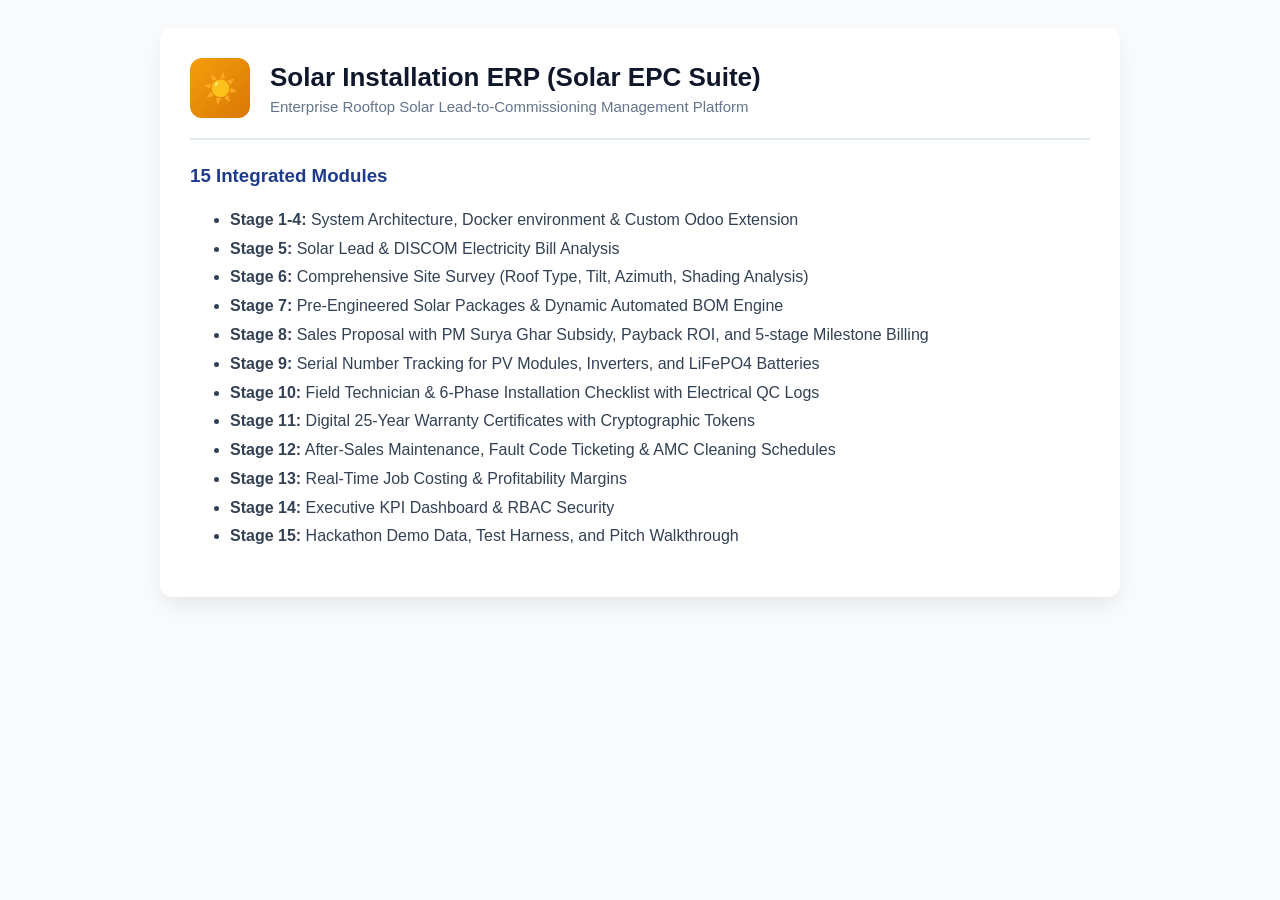
<file: addons/solar_management/static/description/index.html>
<!DOCTYPE html>
<html lang="en">
<head>
    <meta charset="UTF-8">
    <title>Solar Installation ERP</title>
</head>
<body style="font-family: -apple-system, BlinkMacSystemFont, 'Segoe UI', Roboto, sans-serif; padding: 20px; color: #1e293b; background: #f8fafc;">
    <div style="max-width: 900px; margin: 0 auto; background: white; border-radius: 12px; padding: 30px; box-shadow: 0 10px 25px -5px rgba(0,0,0,0.1);">
        <div style="display: flex; align-items: center; border-bottom: 2px solid #e2e8f0; padding-bottom: 20px; margin-bottom: 25px;">
            <div style="background: linear-gradient(135deg, #f59e0b, #d97706); width: 60px; height: 60px; border-radius: 12px; display: flex; align-items: center; justify-content: center; color: white; font-size: 28px; margin-right: 20px;">
                ☀️
            </div>
            <div>
                <h1 style="margin: 0; color: #0f172a; font-size: 26px;">Solar Installation ERP (Solar EPC Suite)</h1>
                <p style="margin: 5px 0 0 0; color: #64748b; font-size: 15px;">Enterprise Rooftop Solar Lead-to-Commissioning Management Platform</p>
            </div>
        </div>

        <h3 style="color: #1e3a8a;">15 Integrated Modules</h3>
        <ul style="line-height: 1.8; color: #334155;">
            <li><strong>Stage 1-4:</strong> System Architecture, Docker environment & Custom Odoo Extension</li>
            <li><strong>Stage 5:</strong> Solar Lead & DISCOM Electricity Bill Analysis</li>
            <li><strong>Stage 6:</strong> Comprehensive Site Survey (Roof Type, Tilt, Azimuth, Shading Analysis)</li>
            <li><strong>Stage 7:</strong> Pre-Engineered Solar Packages & Dynamic Automated BOM Engine</li>
            <li><strong>Stage 8:</strong> Sales Proposal with PM Surya Ghar Subsidy, Payback ROI, and 5-stage Milestone Billing</li>
            <li><strong>Stage 9:</strong> Serial Number Tracking for PV Modules, Inverters, and LiFePO4 Batteries</li>
            <li><strong>Stage 10:</strong> Field Technician & 6-Phase Installation Checklist with Electrical QC Logs</li>
            <li><strong>Stage 11:</strong> Digital 25-Year Warranty Certificates with Cryptographic Tokens</li>
            <li><strong>Stage 12:</strong> After-Sales Maintenance, Fault Code Ticketing & AMC Cleaning Schedules</li>
            <li><strong>Stage 13:</strong> Real-Time Job Costing & Profitability Margins</li>
            <li><strong>Stage 14:</strong> Executive KPI Dashboard & RBAC Security</li>
            <li><strong>Stage 15:</strong> Hackathon Demo Data, Test Harness, and Pitch Walkthrough</li>
        </ul>
    </div>
</body>
</html>
</file>
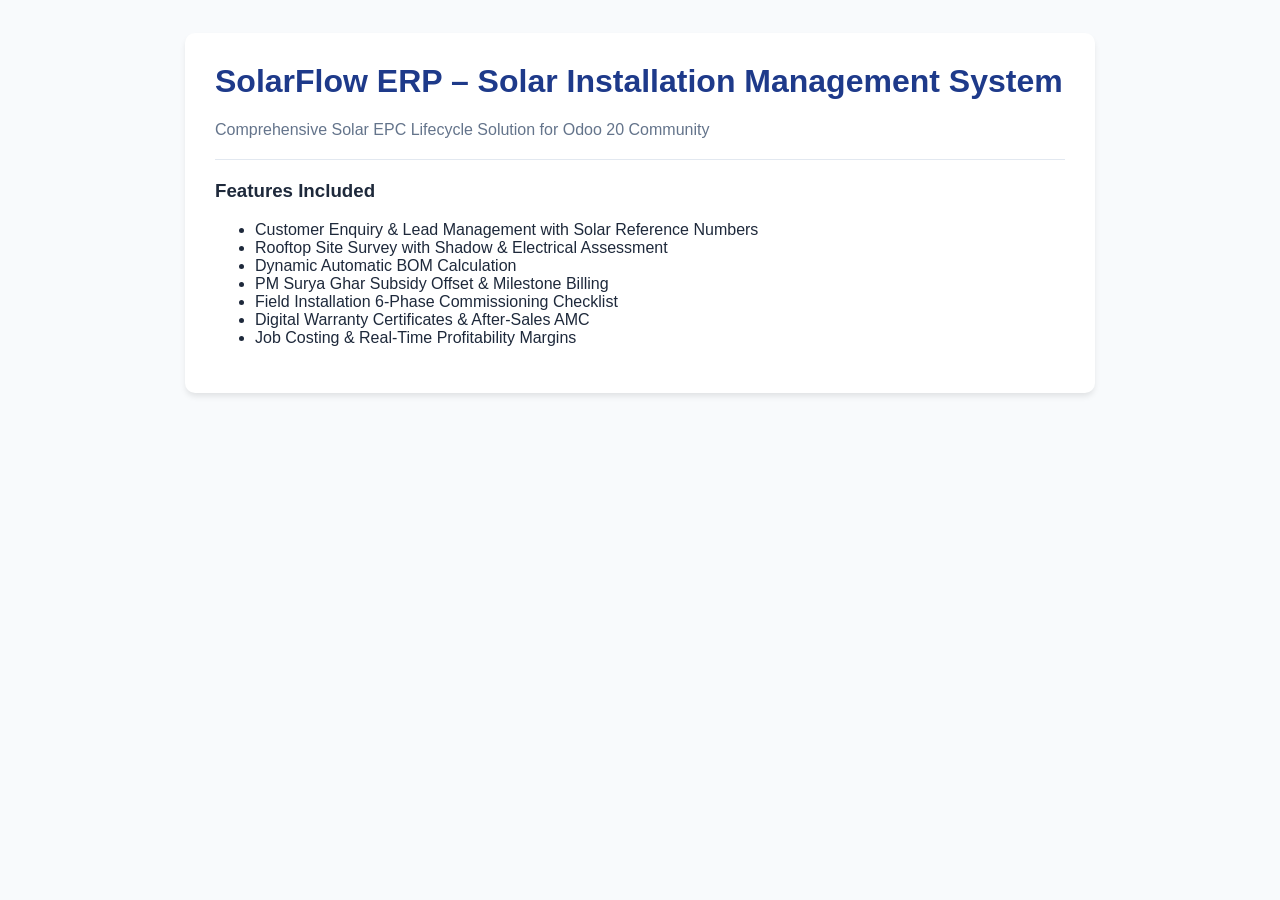
<file: addons/solarflow_management/static/description/index.html>
<!DOCTYPE html>
<html lang="en">
<head>
    <meta charset="UTF-8">
    <title>SolarFlow ERP</title>
</head>
<body style="font-family: -apple-system, BlinkMacSystemFont, 'Segoe UI', Roboto, sans-serif; padding: 25px; color: #1e293b; background: #f8fafc;">
    <div style="max-width: 850px; margin: 0 auto; background: white; border-radius: 10px; padding: 30px; box-shadow: 0 4px 6px -1px rgba(0,0,0,0.1);">
        <h1 style="color: #1e3a8a; margin-top: 0;">SolarFlow ERP – Solar Installation Management System</h1>
        <p style="color: #64748b; font-size: 16px;">Comprehensive Solar EPC Lifecycle Solution for Odoo 20 Community</p>
        <hr style="border: none; border-top: 1px solid #e2e8f0; margin: 20px 0;"/>
        <h3>Features Included</h3>
        <ul>
            <li>Customer Enquiry &amp; Lead Management with Solar Reference Numbers</li>
            <li>Rooftop Site Survey with Shadow &amp; Electrical Assessment</li>
            <li>Dynamic Automatic BOM Calculation</li>
            <li>PM Surya Ghar Subsidy Offset &amp; Milestone Billing</li>
            <li>Field Installation 6-Phase Commissioning Checklist</li>
            <li>Digital Warranty Certificates &amp; After-Sales AMC</li>
            <li>Job Costing &amp; Real-Time Profitability Margins</li>
        </ul>
    </div>
</body>
</html>
</file>
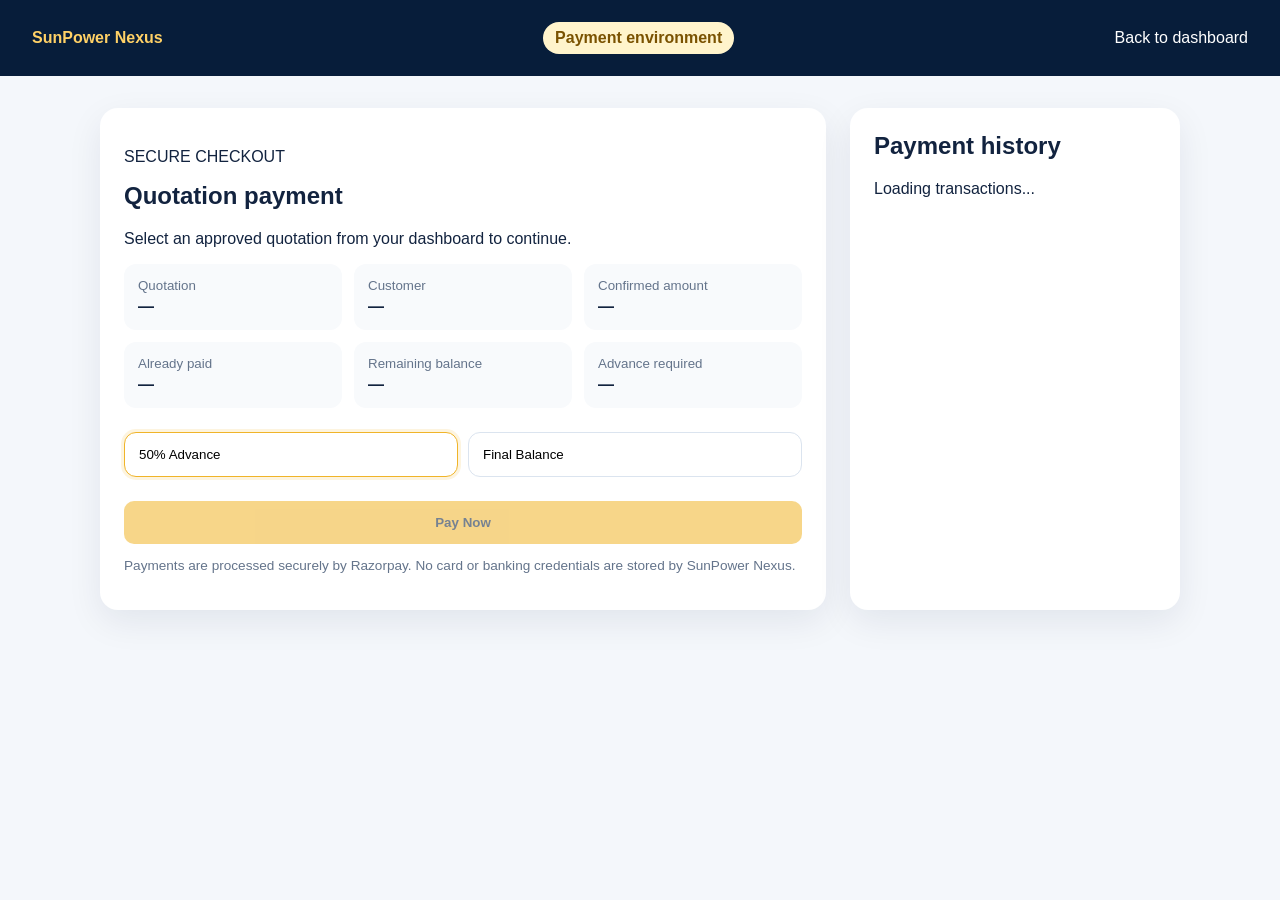
<file: web_app/payments.html>
<!doctype html>
<html lang="en">
<head>
  <meta charset="utf-8">
  <meta name="viewport" content="width=device-width,initial-scale=1">
  <title>Payments | SunPower Nexus</title>
  <link rel="stylesheet" href="payments.css">
  <script src="https://checkout.razorpay.com/v1/checkout.js" defer></script>
  <script src="payments.js" defer></script>
</head>
<body>
  <div class="payment-shell">
    <header class="payment-header">
      <strong>SunPower Nexus</strong>
      <span id="environment" class="environment">Payment environment</span>
      <a href="customer.html">Back to dashboard</a>
    </header>
    <main class="payment-content">
      <section class="payment-card" aria-labelledby="payment-title">
        <p class="eyebrow">SECURE CHECKOUT</p>
        <h1 id="payment-title">Quotation payment</h1>
        <p id="payment-message" role="status"></p>
        <div class="payment-grid">
          <div><small>Quotation</small><strong id="quotation-number">—</strong></div>
          <div><small>Customer</small><strong id="customer-name">—</strong></div>
          <div><small>Confirmed amount</small><strong id="confirmed-amount">—</strong></div>
          <div><small>Already paid</small><strong id="paid-amount">—</strong></div>
          <div><small>Remaining balance</small><strong id="balance-amount">—</strong></div>
          <div><small>Advance required</small><strong id="advance-amount">—</strong></div>
        </div>
        <div class="milestones" role="radiogroup" aria-label="Payment milestone">
          <button class="milestone active" id="advance-milestone" role="radio" aria-checked="true" data-purpose="advance">50% Advance</button>
          <button class="milestone" id="balance-milestone" role="radio" aria-checked="false" data-purpose="balance">Final Balance</button>
        </div>
        <button id="pay-now" class="pay-button">Pay Now</button>
        <p class="secure-note">Payments are processed securely by Razorpay. No card or banking credentials are stored by SunPower Nexus.</p>
      </section>
      <aside class="payment-summary">
        <h2>Payment history</h2>
        <div id="payment-history">Loading transactions...</div>
      </aside>
    </main>
  </div>
</body>
</html>
</file>
<file: web_app/app.css>
/* ==========================================================================
   SolarFlow ERP – Premium Enterprise Light-Theme Design System
   Aesthetic: White & Light-Grey (#F8FAF8), Forest Green (#246B45), Soft Sage (#EAF4ED),
   Muted Amber Warnings (#FEF3C7/#92400E), Subtle Red Errors (#FEE2E2/#991B1B).
   Inspired by Amazon Business, Flipkart Business & Modern Enterprise ERPs.
   ========================================================================== */

@import url('https://fonts.googleapis.com/css2?family=Outfit:wght@400;500;600;700;800&family=Inter:wght@300;400;500;600;700&family=JetBrains+Mono:wght@400;500&display=swap');

:root {
  --navy: #071c2c;
  --navy-2: #102f45;
  --solar-gold: #f4b942;
  --solar-gold-soft: #fff3c7;
}

/* SunPower Nexus cinematic entry */
.nexus-entry{position:fixed;inset:0;z-index:2000;overflow:hidden;background:linear-gradient(115deg,#061827 0%,#0c3046 48%,#d6dfe3 48%,#eef1ee 100%);color:#fff;font-family:'Inter',sans-serif}
.nexus-entry-content{position:relative;z-index:5;width:min(640px,52vw);height:100%;padding:34px 5vw;display:flex;flex-direction:column;justify-content:center;background:linear-gradient(90deg,rgba(6,24,39,.98) 82%,rgba(6,24,39,.72))}
.nexus-entry-brand{position:absolute;top:34px;color:#fff;text-decoration:none;font-family:'Outfit';font-size:22px}.nexus-entry-brand span{color:var(--solar-gold);margin-right:7px}.nexus-entry-brand strong{color:var(--solar-gold)}
.nexus-eyebrow{color:#f3c968;font-size:11px;font-weight:800;letter-spacing:.22em;margin-bottom:18px}
.nexus-entry h1{font-family:'Outfit';font-size:clamp(48px,5vw,78px);line-height:.98;letter-spacing:-.035em;color:#fff;margin-bottom:24px}.nexus-entry h1 em{color:#88cba7;font-style:normal}
.nexus-entry-copy{max-width:520px;color:#cfdae1;font-size:18px;line-height:1.65}
.nexus-entry-actions{display:flex;align-items:center;gap:22px;margin-top:34px}.nexus-primary{border:0;border-radius:7px;background:var(--solar-gold);color:#17243a;padding:13px 20px;font-weight:800;cursor:pointer;box-shadow:0 12px 30px rgba(244,185,66,.18)}
.nexus-primary:hover{background:#ffd166}.nexus-text-button{border:0;background:transparent;color:#fff;font-weight:700;cursor:pointer}.nexus-text-button span{color:var(--solar-gold);margin-left:7px}
.nexus-proof{position:absolute;bottom:34px;display:flex;gap:32px;color:#97aebd;font-size:11px}.nexus-proof strong{display:block;color:#fff;font-family:'Outfit';font-size:20px}
.nexus-sun{position:absolute;width:250px;height:250px;border-radius:50%;right:17%;top:4%;background:#ffd670;box-shadow:0 0 90px 35px rgba(255,203,89,.45);animation:sunBreath 6s ease-in-out infinite}
.nexus-city{position:absolute;right:-3%;bottom:-4%;width:57%;height:68%;transform:skewY(-4deg)}
.nexus-roof{position:absolute;left:0;right:0;bottom:0;height:68%;background:linear-gradient(155deg,#d9dddb,#aeb8b9 48%,#71858a);clip-path:polygon(11% 22%,100% 0,100% 100%,0 100%,0 48%)}
.nexus-panel-array{position:absolute;left:8%;bottom:18%;width:86%;height:55%;display:grid;grid-template-columns:repeat(4,1fr);gap:9px;transform:perspective(700px) rotateX(19deg) rotateZ(-3deg)}
.nexus-panel-array i{display:block;background:linear-gradient(135deg,#183c55,#071e31 55%,#1c6680);border:3px solid rgba(255,255,255,.55);box-shadow:0 9px 0 rgba(31,49,53,.35),inset 0 0 22px rgba(78,167,199,.25);animation:panelRaise .9s both}
.nexus-panel-array i:nth-child(2){animation-delay:.08s}.nexus-panel-array i:nth-child(3){animation-delay:.16s}.nexus-panel-array i:nth-child(5){animation-delay:.24s}.nexus-panel-array i:nth-child(6){animation-delay:.32s}
.nexus-login-card{position:absolute;z-index:8;right:9%;top:50%;width:min(390px,34vw);transform:translateY(-46%) translateX(30px);background:#fff;color:#24332b;border-radius:14px;padding:34px;box-shadow:0 30px 80px rgba(5,20,32,.4);opacity:0;transition:.2s ease}
.nexus-login-card.visible{opacity:1;transform:translateY(-50%) translateX(0)}.nexus-login-card h2{font-family:'Outfit';font-size:32px;color:#102f45}.nexus-login-card>p:not(.nexus-eyebrow){color:#65766d;margin:4px 0 22px}.nexus-login-card label{display:block;font-size:12px;font-weight:800;margin:14px 0 6px}.nexus-login-card input{width:100%;border:1px solid #d8e1dc;border-radius:7px;padding:12px}.nexus-login-submit{width:100%;margin-top:22px}.nexus-customer-login{color:#246b45;margin-top:14px;width:100}.nexus-login-close{position:absolute;right:16px;top:10px;border:0;background:transparent;font-size:26px;color:#65766d;cursor:pointer}
.nexus-entry.nexus-entering{animation:entryDepart .5s forwards}.nexus-entry[hidden]{display:none}
@keyframes sunBreath{50%{transform:scale(1.04);box-shadow:0 0 110px 45px rgba(255,203,89,.55)}}@keyframes panelRaise{from{opacity:0;transform:translateY(45px) scale(.92)}to{opacity:1;transform:none}}@keyframes entryDepart{to{opacity:0;transform:scale(1.025)}}

/* SunPower Nexus B2B and agentic management modules */
.module-toolbar,.agent-status-bar{display:flex;align-items:center;justify-content:space-between;gap:16px;margin-bottom:16px}
.module-kpi-grid{display:grid;grid-template-columns:repeat(4,1fr);gap:12px;margin-bottom:16px}
.module-stat{background:#fff;border:1px solid var(--border);border-radius:10px;padding:16px;display:flex;flex-direction:column}
.module-stat span{color:var(--text-muted);font-size:12px}.module-stat strong{font-family:'Outfit';font-size:24px;margin:4px 0}
.module-stat small{color:var(--text-muted)}.trend-up{color:var(--success-text)!important}.trend-down{color:var(--danger-text)!important}
.b2b-layout,.agent-layout{display:grid;grid-template-columns:minmax(0,2fr) minmax(260px,1fr);gap:16px;margin-bottom:16px}
.b2b-main-card,.b2b-side-card,.agent-chat-card{padding:18px}
.module-card-header{display:flex;justify-content:space-between;margin-bottom:14px}.module-card-header h3{font-size:16px}.module-card-header p{color:var(--text-muted)}
.b2b-order-grid{display:grid;grid-template-columns:1fr 1fr;gap:10px}.b2b-product{border:1px solid var(--border);border-radius:8px;padding:12px;display:flex;justify-content:space-between;gap:12px}
.b2b-product strong,.b2b-product small{display:block}.b2b-product small{color:var(--text-muted);margin-top:4px}.b2b-product input{width:78px;border:1px solid var(--border);border-radius:6px;padding:6px}
.module-inline-actions{display:flex;justify-content:flex-end;gap:8px;margin-top:16px}
.profile-grid{display:grid;grid-template-columns:120px 1fr;gap:10px}.profile-grid dt{color:var(--text-muted)}.profile-grid dd{font-weight:600}
.verification-note{background:var(--info-bg);border-left:3px solid var(--info-text);padding:10px 12px;margin-top:14px;color:#334155;font-size:12px;border-radius:4px}
.module-table-grid{display:grid;grid-template-columns:1fr 1fr;gap:16px}.module-table-grid .content-card{padding:18px}
.data-row{display:flex;justify-content:space-between;align-items:center;border-top:1px solid var(--border-light);padding:11px 0}.data-row strong,.data-row small{display:block}.data-row small{color:var(--text-muted)}
.form-grid{display:grid;grid-template-columns:1fr 1fr;gap:12px}.form-grid label{font-weight:600;font-size:12px}.form-span-2{grid-column:span 2}.form-input{width:100%;margin-top:5px;padding:9px;border:1px solid var(--border);border-radius:6px;background:#fff}
.agent-status-bar{background:#173b29;color:#fff;border-radius:10px;padding:14px 16px}.agent-status-bar small{display:block;color:#c9ddd1}.agent-pulse{display:inline-block;width:8px;height:8px;background:#65d69a;border-radius:50%;margin-right:7px}
.agent-layout{grid-template-columns:minmax(0,2fr) minmax(280px,1fr)}.agent-specialists{display:grid;gap:8px}.specialist-card{display:flex;align-items:center;gap:12px;background:#fff;border:1px solid var(--border);border-radius:8px;padding:12px}
.specialist-card>span{font-size:22px}.specialist-card strong,.specialist-card small{display:block}.specialist-card small{color:var(--text-muted)}
.agent-chat-history{height:330px;overflow:auto;border:1px solid var(--border-light);border-radius:8px;padding:14px;background:#fbfcfb}.chat-message{max-width:82%;padding:10px 12px;border-radius:9px;margin-bottom:10px}.chat-user{margin-left:auto;background:var(--primary);color:#fff}.chat-assistant{background:#fff;border:1px solid var(--border)}.chat-assistant strong{color:var(--primary)}
.agent-chat-form{display:flex;gap:8px;margin-top:12px}.agent-chat-form input{flex:1;border:1px solid var(--border);border-radius:7px;padding:10px}.suggested-questions{display:flex;gap:7px;margin-top:10px;flex-wrap:wrap}.suggested-questions button{border:1px solid var(--border);background:#fff;border-radius:20px;padding:6px 10px;color:var(--text-muted);cursor:pointer}
.agent-evidence{background:var(--bg-subtle);border-left:3px solid var(--primary);padding:8px 10px;margin:8px 0}
@media(max-width:900px){.module-kpi-grid{grid-template-columns:1fr 1fr}.b2b-layout,.agent-layout,.module-table-grid{grid-template-columns:1fr}.b2b-order-grid,.form-grid{grid-template-columns:1fr}.form-span-2{grid-column:auto}}

/* Premium staff workspace refinement */
.sidebar{background:#071c2c;border-right-color:#071c2c;color:#fff}
.sidebar-header{background:#071c2c;border-bottom-color:rgba(255,255,255,.08)}
.brand-title{color:#fff}.brand-subtitle{color:#91aabd}.sidebar .sun-badge-logo{background:linear-gradient(135deg,#f4b942,#d9911b);color:#173044;box-shadow:0 8px 20px rgba(244,185,66,.18)}
.sidebar-toggle-btn{color:#aec2cf;background:rgba(255,255,255,.07)}.sidebar-nav{background:transparent}
.nav-group-title{color:#7894a7!important}.nav-link-btn{color:#c6d5de!important;border-left:3px solid transparent}.nav-link-btn:hover{background:rgba(255,255,255,.07)!important;color:#fff!important}.nav-link-btn.active{background:linear-gradient(90deg,rgba(244,185,66,.18),rgba(244,185,66,.04))!important;color:#fff!important;border-left-color:#f4b942!important}
.sidebar-footer{background:#071c2c;border-top-color:rgba(255,255,255,.08)}.sidebar-role-indicator,.sidebar-footer span{color:#c6d5de!important}
.topbar{background:rgba(255,255,255,.96);backdrop-filter:blur(12px);box-shadow:0 1px 0 var(--border)}.main-content-area,.view-section.active{animation:viewEnter .28s ease both}
.metric-card,.content-card{box-shadow:0 8px 24px rgba(24,55,65,.055);border-color:#e1e8e5}.metric-card{position:relative;overflow:hidden}.metric-card:before{content:'';position:absolute;width:70px;height:70px;border-radius:50%;right:-28px;top:-28px;background:#f4b942;opacity:.09}
.btn-primary-action{background:#246b45;border-color:#246b45}.btn-primary-action:hover{background:#1b5234}.status-pill,.badge-pill{font-weight:700}
.table-container{border-radius:10px}.data-table thead{background:#f4f7f5}.data-table tbody tr:hover{background:#f8fbf9}
.nexus-entry *:focus-visible{outline:3px solid #ffd166;outline-offset:3px}
@keyframes viewEnter{from{opacity:0;transform:translateY(5px)}to{opacity:1;transform:none}}
@media(max-width:900px){
  .nexus-entry{background:linear-gradient(180deg,#061827 0 62%,#dbe2e2 62%)}
  .nexus-entry-content{width:100%;padding:28px 24px;background:linear-gradient(180deg,rgba(6,24,39,.98),rgba(6,24,39,.8))}
  .nexus-entry h1{font-size:48px}.nexus-entry-copy{font-size:16px}.nexus-proof{bottom:18px;gap:16px}.nexus-city{right:-20%;bottom:-4%;width:100%;height:38%;opacity:.88}
  .nexus-login-card{left:24px;right:24px;width:auto;top:50%}.nexus-sun{right:8%;top:62%;width:170px;height:170px}
}
@media(max-width:560px){
  .nexus-entry-content{justify-content:flex-start;padding-top:105px}.nexus-entry-brand{top:24px}.nexus-entry-actions{align-items:flex-start;flex-direction:column;margin-top:24px}
  .nexus-entry h1{font-size:42px}.nexus-proof{display:none}.nexus-city{height:32%}
  .module-kpi-grid{grid-template-columns:1fr!important}.agent-chat-form{flex-direction:column}.module-toolbar{align-items:flex-start;flex-direction:column}
}

@media(prefers-reduced-motion:reduce){
  *,*::before,*::after{animation-duration:.01ms!important;animation-iteration-count:1!important;transition-duration:.01ms!important;scroll-behavior:auto!important}
}

:root {
  /* SolarFlow Forest & Sage Brand Tokens */
  --primary: #246B45;
  --primary-hover: #1B5234;
  --primary-active: #143E27;
  --primary-subtle: #EAF4ED;
  --primary-border: #D2E6DA;

  --secondary: #4F956B;
  --secondary-hover: #3E7955;
  --secondary-light: #F0F7F3;

  /* Neutral Surface Palette (Light Theme) */
  --bg-app: #F8FAF8;
  --bg-surface: #FFFFFF;
  --bg-subtle: #F3F6F4;
  --bg-input: #FFFFFF;

  --text-main: #24332B;
  --text-muted: #6B7A70;
  --text-subtle: #96A39B;
  --text-inverse: #FFFFFF;

  --border: #E2E8E4;
  --border-light: #EEF2EF;
  --border-strong: #CBD5CF;
  --border-focus: #246B45;

  /* Semantic State Colors */
  --success-text: #166534;
  --success-bg: #DCFCE7;
  --success-border: #BBF7D0;

  --warning-text: #92400E;
  --warning-bg: #FEF3C7;
  --warning-border: #FDE68A;

  --danger-text: #991B1B;
  --danger-bg: #FEE2E2;
  --danger-border: #FECACA;

  --info-text: #1E40AF;
  --info-bg: #DBEAFE;
  --info-border: #BFDBFE;

  /* Layout Constants */
  --sidebar-w: 260px;
  --sidebar-collapsed-w: 68px;
  --topbar-h: 64px;

  /* Elevation Shadows */
  --shadow-xs: 0 1px 2px rgba(0, 0, 0, 0.04);
  --shadow-sm: 0 1px 3px rgba(36, 107, 69, 0.05), 0 1px 2px rgba(0, 0, 0, 0.03);
  --shadow-md: 0 4px 6px -1px rgba(0, 0, 0, 0.05), 0 2px 4px -2px rgba(0, 0, 0, 0.03);
  --shadow-lg: 0 10px 15px -3px rgba(0, 0, 0, 0.06), 0 4px 6px -4px rgba(0, 0, 0, 0.03);
  --shadow-drawer: -4px 0 20px rgba(0, 0, 0, 0.08);

  --radius-xs: 4px;
  --radius-sm: 6px;
  --radius-md: 8px;
  --radius-lg: 12px;
  --radius-xl: 16px;
}

/* Base Reset & Setup */
*, *::before, *::after {
  box-sizing: border-box;
  margin: 0;
  padding: 0;
}

html, body {
  height: 100%;
}

body {
  font-family: 'Inter', -apple-system, BlinkMacSystemFont, "Segoe UI", Roboto, Helvetica, Arial, sans-serif;
  background-color: var(--bg-app);
  color: var(--text-main);
  font-size: 13.5px;
  line-height: 1.5;
  -webkit-font-smoothing: antialiased;
  -moz-osx-font-smoothing: grayscale;
}

h1, h2, h3, h4, .font-heading {
  font-family: 'Outfit', 'Inter', sans-serif;
  color: var(--text-main);
  font-weight: 600;
  letter-spacing: -0.015em;
}

code, pre, .font-mono {
  font-family: 'JetBrains Mono', monospace;
}

/* App Shell Layout */
#solarflow-app {
  display: flex;
  min-height: 100vh;
  background-color: var(--bg-app);
  position: relative;
}

/* ==========================================================================
   1. ENTERPRISE SIDEBAR
   ========================================================================== */
.sidebar {
  width: var(--sidebar-w);
  background-color: var(--bg-surface);
  border-right: 1px solid var(--border);
  display: flex;
  flex-direction: column;
  position: fixed;
  top: 0;
  bottom: 0;
  left: 0;
  z-index: 100;
  transition: width 0.22s cubic-bezier(0.4, 0, 0.2, 1);
  overflow: hidden;
}

.sidebar.collapsed {
  width: var(--sidebar-collapsed-w);
}

.sidebar-header {
  height: var(--topbar-h);
  padding: 0 16px;
  display: flex;
  align-items: center;
  justify-content: space-between;
  border-bottom: 1px solid var(--border-light);
  background-color: var(--bg-surface);
}

.brand-wrapper {
  display: flex;
  align-items: center;
  gap: 12px;
  text-decoration: none;
  color: inherit;
  overflow: hidden;
}

.sun-badge-logo {
  width: 36px;
  height: 36px;
  background: linear-gradient(135deg, var(--primary) 0%, var(--secondary) 100%);
  border-radius: var(--radius-md);
  display: flex;
  align-items: center;
  justify-content: center;
  color: #FFFFFF;
  flex-shrink: 0;
  box-shadow: 0 2px 5px rgba(36, 107, 69, 0.2);
}

.brand-info {
  display: flex;
  flex-direction: column;
  white-space: nowrap;
}

.brand-title {
  font-size: 15.5px;
  font-weight: 700;
  color: var(--primary);
  line-height: 1.2;
}

.brand-subtitle {
  font-size: 11px;
  color: var(--text-muted);
  font-weight: 500;
}

.sidebar-toggle-btn {
  background: transparent;
  border: none;
  color: var(--text-muted);
  cursor: pointer;
  padding: 7px;
  border-radius: var(--radius-sm);
  display: flex;
  align-items: center;
  justify-content: center;
  transition: all 0.15s ease;
}

.sidebar-toggle-btn:hover {
  background-color: var(--primary-subtle);
  color: var(--primary);
}

/* Sidebar Navigation Items */
.sidebar-nav {
  padding: 12px 10px;
  flex: 1;
  display: flex;
  flex-direction: column;
  gap: 2px;
  overflow-y: auto;
  overflow-x: hidden;
}

.nav-group-title {
  font-size: 10.5px;
  font-weight: 700;
  text-transform: uppercase;
  letter-spacing: 0.06em;
  color: var(--text-subtle);
  padding: 14px 10px 4px 10px;
  white-space: nowrap;
}

.nav-link-btn {
  display: flex;
  align-items: center;
  width: 100%;
  padding: 8px 12px;
  background: transparent;
  border: none;
  border-radius: var(--radius-md);
  color: var(--text-main);
  font-size: 13px;
  font-weight: 500;
  cursor: pointer;
  text-align: left;
  transition: all 0.15s ease;
  white-space: nowrap;
  gap: 12px;
  position: relative;
}

.nav-link-btn:hover {
  background-color: var(--bg-subtle);
  color: var(--primary);
}

.nav-link-btn.active {
  background-color: var(--primary-subtle);
  color: var(--primary);
  font-weight: 600;
}

.nav-link-btn.active::before {
  content: '';
  position: absolute;
  left: 0;
  top: 6px;
  bottom: 6px;
  width: 3.5px;
  background-color: var(--primary);
  border-radius: 0 var(--radius-xs) var(--radius-xs) 0;
}

.nav-link-btn .nav-icon {
  width: 20px;
  font-size: 15px;
  display: flex;
  align-items: center;
  justify-content: center;
  flex-shrink: 0;
}

.nav-link-btn .nav-text {
  flex: 1;
  overflow: hidden;
  text-overflow: ellipsis;
}

.nav-link-btn .badge-pill {
  font-size: 10.5px;
  padding: 2px 7px;
  border-radius: 12px;
  background-color: var(--bg-subtle);
  color: var(--text-muted);
  font-weight: 600;
}

.nav-link-btn.active .badge-pill {
  background-color: var(--primary);
  color: #FFFFFF;
}

.sidebar.collapsed .brand-info,
.sidebar.collapsed .nav-group-title,
.sidebar.collapsed .nav-text,
.sidebar.collapsed .badge-pill,
.sidebar.collapsed .sidebar-footer {
  display: none !important;
}

.sidebar.collapsed .nav-link-btn {
  justify-content: center;
  padding: 10px;
}

.sidebar-footer {
  padding: 12px 16px;
  border-top: 1px solid var(--border-light);
  background-color: #FAFCFA;
}

.role-badge-pill {
  display: flex;
  align-items: center;
  gap: 8px;
  padding: 6px 10px;
  border-radius: var(--radius-md);
  background-color: var(--primary-subtle);
  color: var(--primary);
  font-size: 11.5px;
  font-weight: 600;
}

.role-dot {
  width: 7px;
  height: 7px;
  background-color: var(--primary);
  border-radius: 50%;
  flex-shrink: 0;
}

/* ==========================================================================
   2. TOP NAVIGATION BAR (STICKY, CRISP, LIGHT)
   ========================================================================== */
.app-main-wrapper {
  flex: 1;
  margin-left: var(--sidebar-w);
  display: flex;
  flex-direction: column;
  min-height: 100vh;
  transition: margin-left 0.22s cubic-bezier(0.4, 0, 0.2, 1);
  background-color: var(--bg-app);
}

.app-main-wrapper.sidebar-collapsed {
  margin-left: var(--sidebar-collapsed-w);
}

.top-header {
  height: var(--topbar-h);
  background-color: var(--bg-surface);
  border-bottom: 1px solid var(--border);
  padding: 0 24px;
  display: flex;
  align-items: center;
  justify-content: space-between;
  position: sticky;
  top: 0;
  z-index: 90;
  box-shadow: var(--shadow-xs);
}

.header-left {
  display: flex;
  align-items: center;
  gap: 20px;
  flex: 1;
}

/* Breadcrumbs */
.breadcrumbs {
  display: flex;
  align-items: center;
  gap: 8px;
  font-size: 13px;
  color: var(--text-muted);
}

.breadcrumb-root {
  font-weight: 500;
  color: var(--text-muted);
  cursor: pointer;
}

.breadcrumb-root:hover {
  color: var(--primary);
}

.breadcrumb-separator {
  color: var(--border-strong);
  font-size: 11px;
}

.breadcrumb-current {
  font-weight: 600;
  color: var(--text-main);
}

/* Global Search Input with Instant Popover */
.global-search-wrap {
  position: relative;
  width: 320px;
}

.search-input {
  width: 100%;
  padding: 8px 12px 8px 36px;
  border: 1px solid var(--border);
  border-radius: var(--radius-md);
  font-size: 13px;
  background-color: #FAFCFA;
  color: var(--text-main);
  outline: none;
  transition: all 0.15s ease;
}

.search-input:focus {
  background-color: #FFFFFF;
  border-color: var(--primary);
  box-shadow: 0 0 0 3px rgba(36, 107, 69, 0.12);
}

.search-icon {
  position: absolute;
  left: 12px;
  top: 50%;
  transform: translateY(-50%);
  color: var(--text-muted);
  pointer-events: none;
  font-size: 13px;
}

/* Global Search Results Dropdown */
.search-results-popover {
  position: absolute;
  top: calc(100% + 6px);
  left: 0;
  right: 0;
  background-color: var(--bg-surface);
  border: 1px solid var(--border);
  border-radius: var(--radius-md);
  box-shadow: var(--shadow-lg);
  z-index: 500;
  max-height: 380px;
  overflow-y: auto;
  display: none;
}

.search-results-popover.active {
  display: block;
}

.search-result-group-title {
  font-size: 10.5px;
  font-weight: 700;
  text-transform: uppercase;
  color: var(--text-muted);
  padding: 8px 12px 4px 12px;
  background-color: var(--bg-subtle);
  border-bottom: 1px solid var(--border-light);
}

.search-result-item {
  padding: 9px 12px;
  display: flex;
  align-items: center;
  justify-content: space-between;
  cursor: pointer;
  border-bottom: 1px solid var(--border-light);
  transition: background-color 0.1s ease;
}

.search-result-item:hover {
  background-color: var(--primary-subtle);
}

/* Header Right Actions */
.header-right {
  display: flex;
  align-items: center;
  gap: 12px;
}

.btn-primary-action {
  display: inline-flex;
  align-items: center;
  gap: 6px;
  padding: 7px 14px;
  background-color: var(--primary);
  color: #FFFFFF;
  border: 1px solid var(--primary);
  border-radius: var(--radius-md);
  font-size: 13px;
  font-weight: 600;
  cursor: pointer;
  transition: all 0.15s ease;
  box-shadow: var(--shadow-xs);
}

.btn-primary-action:hover {
  background-color: var(--primary-hover);
  border-color: var(--primary-hover);
}

.btn-secondary-action {
  display: inline-flex;
  align-items: center;
  gap: 6px;
  padding: 7px 13px;
  background-color: var(--bg-surface);
  border: 1px solid var(--border);
  border-radius: var(--radius-md);
  color: var(--text-main);
  font-size: 13px;
  font-weight: 500;
  cursor: pointer;
  transition: all 0.15s ease;
}

.btn-secondary-action:hover {
  background-color: var(--primary-subtle);
  border-color: var(--primary-border);
  color: var(--primary);
}

/* Notification Drawer Trigger */
.notification-bell-btn {
  position: relative;
  background-color: var(--bg-surface);
  border: 1px solid var(--border);
  border-radius: var(--radius-md);
  width: 38px;
  height: 38px;
  display: flex;
  align-items: center;
  justify-content: center;
  color: var(--text-main);
  cursor: pointer;
  transition: all 0.15s ease;
}

.notification-bell-btn:hover {
  background-color: var(--primary-subtle);
  border-color: var(--primary-border);
}

.notification-count-badge {
  position: absolute;
  top: -4px;
  right: -4px;
  background-color: var(--danger-text);
  color: #FFFFFF;
  font-size: 10px;
  font-weight: 700;
  border-radius: 10px;
  padding: 1px 5px;
  border: 2px solid #FFFFFF;
}

/* Notifications Popover Flyout */
.notifications-drawer {
  position: absolute;
  top: calc(var(--topbar-h) + 6px);
  right: 24px;
  width: 360px;
  background-color: var(--bg-surface);
  border: 1px solid var(--border);
  border-radius: var(--radius-lg);
  box-shadow: var(--shadow-lg);
  z-index: 600;
  display: none;
}

.notifications-drawer.active {
  display: block;
  animation: popoverFade 0.15s ease-out;
}

@keyframes popoverFade {
  from { opacity: 0; transform: translateY(-6px); }
  to { opacity: 1; transform: translateY(0); }
}

.drawer-header {
  padding: 14px 16px;
  border-bottom: 1px solid var(--border-light);
  display: flex;
  align-items: center;
  justify-content: space-between;
}

.drawer-title {
  font-size: 14px;
  font-weight: 700;
  color: var(--text-main);
}

.drawer-mark-read {
  font-size: 11.5px;
  color: var(--primary);
  background: transparent;
  border: none;
  cursor: pointer;
  font-weight: 600;
}

.drawer-item-list {
  max-height: 340px;
  overflow-y: auto;
}

.drawer-item {
  padding: 12px 16px;
  border-bottom: 1px solid var(--border-light);
  display: flex;
  align-items: flex-start;
  gap: 12px;
  transition: background-color 0.12s ease;
}

.drawer-item:hover {
  background-color: #FAFCFA;
}

.drawer-item.unread {
  background-color: #F8FCF9;
}

.drawer-icon-wrap {
  width: 28px;
  height: 28px;
  border-radius: var(--radius-sm);
  display: flex;
  align-items: center;
  justify-content: center;
  font-size: 13px;
  flex-shrink: 0;
}

.drawer-item-content {
  flex: 1;
}

.drawer-item-title {
  font-size: 12.5px;
  font-weight: 600;
  color: var(--text-main);
  margin-bottom: 2px;
}

.drawer-item-sub {
  font-size: 11.5px;
  color: var(--text-muted);
}

.drawer-item-time {
  font-size: 10.5px;
  color: var(--text-subtle);
  margin-top: 4px;
}

/* Active Role Switcher */
.role-badge-selector {
  display: flex;
  align-items: center;
  gap: 8px;
  background-color: var(--primary-subtle);
  padding: 5px 12px;
  border-radius: var(--radius-md);
  border: 1px solid var(--primary-border);
}

.role-badge-selector label {
  font-size: 11px;
  font-weight: 700;
  color: var(--primary);
  text-transform: uppercase;
}

.role-dropdown-select {
  background: transparent;
  border: none;
  font-size: 12.5px;
  font-weight: 600;
  color: var(--primary);
  cursor: pointer;
  outline: none;
}

/* User Profile Badge */
.user-profile-badge {
  display: flex;
  align-items: center;
  gap: 9px;
  padding: 4px 8px;
  border-radius: var(--radius-md);
  cursor: pointer;
  transition: all 0.15s ease;
}

.user-profile-badge:hover {
  background-color: var(--bg-subtle);
}

.user-avatar-circle {
  width: 34px;
  height: 34px;
  border-radius: 50%;
  background: linear-gradient(135deg, var(--secondary) 0%, var(--primary) 100%);
  color: #FFFFFF;
  display: flex;
  align-items: center;
  justify-content: center;
  font-weight: 700;
  font-size: 12.5px;
  flex-shrink: 0;
}

.user-info-text {
  display: flex;
  flex-direction: column;
}

.user-name {
  font-size: 12.5px;
  font-weight: 600;
  color: var(--text-main);
  line-height: 1.2;
}

.user-role-label {
  font-size: 11px;
  color: var(--text-muted);
}

/* ==========================================================================
   3. MAIN CONTENT CONTAINER & GENERAL VIEW SECTIONS
   ========================================================================== */
.main-content {
  padding: 24px 32px;
  flex: 1;
}

.view-section {
  display: none;
}

.view-section.active {
  display: block;
  animation: viewFadeIn 0.18s ease-in-out;
}

@keyframes viewFadeIn {
  from { opacity: 0; transform: translateY(3px); }
  to { opacity: 1; transform: translateY(0); }
}

/* Top Section Header Bar */
.section-header-bar {
  display: flex;
  align-items: flex-start;
  justify-content: space-between;
  margin-bottom: 22px;
  gap: 16px;
  flex-wrap: wrap;
}

.section-title {
  font-size: 21px;
  font-weight: 700;
  color: var(--text-main);
  line-height: 1.25;
  margin-bottom: 4px;
}

.section-description {
  font-size: 13px;
  color: var(--text-muted);
}

.header-action-group {
  display: flex;
  align-items: center;
  gap: 10px;
}

/* View Mode Switcher Toggle (List vs Kanban) */
.view-mode-toggle {
  display: inline-flex;
  background-color: var(--bg-subtle);
  border: 1px solid var(--border);
  border-radius: var(--radius-md);
  padding: 2px;
}

.toggle-btn {
  padding: 5px 10px;
  border: none;
  background: transparent;
  font-size: 12px;
  font-weight: 500;
  color: var(--text-muted);
  cursor: pointer;
  border-radius: var(--radius-sm);
  display: flex;
  align-items: center;
  gap: 5px;
  transition: all 0.15s ease;
}

.toggle-btn.active {
  background-color: var(--bg-surface);
  color: var(--primary);
  font-weight: 600;
  box-shadow: var(--shadow-xs);
}

/* ==========================================================================
   4. METRICS GRID & DASHBOARD CARDS (AMAZON/ENTERPRISE LIGHT THEME)
   ========================================================================== */
.metrics-grid-12 {
  display: grid;
  grid-template-columns: repeat(auto-fit, minmax(215px, 1fr));
  gap: 16px;
  margin-bottom: 24px;
}

.metric-card {
  background-color: var(--bg-surface);
  border: 1px solid var(--border);
  border-radius: var(--radius-lg);
  padding: 16px 18px;
  box-shadow: var(--shadow-sm);
  transition: transform 0.15s ease, box-shadow 0.15s ease, border-color 0.15s ease;
  cursor: pointer;
  display: flex;
  flex-direction: column;
  justify-content: space-between;
}

.metric-card:hover {
  transform: translateY(-2px);
  box-shadow: var(--shadow-md);
  border-color: var(--secondary);
}

.metric-header {
  display: flex;
  align-items: center;
  justify-content: space-between;
  margin-bottom: 12px;
}

.metric-label {
  font-size: 11.5px;
  font-weight: 600;
  color: var(--text-muted);
  text-transform: uppercase;
  letter-spacing: 0.04em;
}

.metric-icon-wrap {
  width: 32px;
  height: 32px;
  border-radius: var(--radius-md);
  display: flex;
  align-items: center;
  justify-content: center;
  font-size: 14.5px;
}

.icon-forest { background-color: var(--primary-subtle); color: var(--primary); }
.icon-amber { background-color: var(--warning-bg); color: var(--warning-text); }
.icon-blue { background-color: var(--info-bg); color: var(--info-text); }
.icon-purple { background-color: #F3E8FF; color: #7E22CE; }
.icon-rose { background-color: var(--danger-bg); color: var(--danger-text); }

.metric-value {
  font-size: 24px;
  font-weight: 700;
  color: var(--text-main);
  font-family: 'Outfit', sans-serif;
  margin-bottom: 3px;
}

.metric-subtext {
  font-size: 11.5px;
  color: var(--text-muted);
}

/* Revenue & Profit Highlight Cards (Subtle Light Gradient) */
.metric-card.highlight-profit {
  background: linear-gradient(135deg, #F6FAF7 0%, #EBF4EE 100%);
  border-color: var(--primary-border);
}

.metric-card.highlight-profit .metric-value {
  color: var(--primary);
}

.metric-card.highlight-profit .metric-icon-wrap {
  background-color: var(--primary);
  color: #FFFFFF;
}

/* ==========================================================================
   5. INTERACTIVE CHARTS & VISUALIZATIONS (PURE CSS & SVG)
   ========================================================================== */
.chart-container-card {
  background-color: var(--bg-surface);
  border: 1px solid var(--border);
  border-radius: var(--radius-lg);
  padding: 20px;
  box-shadow: var(--shadow-sm);
  margin-bottom: 24px;
}

.chart-header {
  display: flex;
  align-items: center;
  justify-content: space-between;
  margin-bottom: 18px;
  padding-bottom: 12px;
  border-bottom: 1px solid var(--border-light);
}

.chart-title {
  font-size: 15px;
  font-weight: 700;
  color: var(--text-main);
}

.chart-legend {
  display: flex;
  align-items: center;
  gap: 16px;
  font-size: 12px;
  color: var(--text-muted);
}

.legend-item {
  display: flex;
  align-items: center;
  gap: 6px;
}

.legend-dot {
  width: 9px;
  height: 9px;
  border-radius: 50%;
}

.dot-primary { background-color: var(--primary); }
.dot-secondary { background-color: var(--secondary); }
.dot-amber { background-color: #F59E0B; }

/* Bar Chart Graphic Component */
.bar-chart-visual {
  display: flex;
  align-items: flex-end;
  justify-content: space-between;
  height: 180px;
  padding-top: 20px;
  gap: 16px;
  border-bottom: 1px solid var(--border);
}

.bar-col {
  flex: 1;
  display: flex;
  flex-direction: column;
  align-items: center;
  height: 100%;
  justify-content: flex-end;
  position: relative;
}

.bar-pill {
  width: 100%;
  max-width: 42px;
  background: linear-gradient(180deg, var(--secondary) 0%, var(--primary) 100%);
  border-radius: var(--radius-sm) var(--radius-sm) 0 0;
  transition: height 0.4s ease, opacity 0.15s ease;
  position: relative;
  cursor: pointer;
}

.bar-pill:hover {
  opacity: 0.85;
}

.bar-tooltip {
  position: absolute;
  top: -26px;
  left: 50%;
  transform: translateX(-50%);
  background-color: var(--text-main);
  color: #FFFFFF;
  padding: 2px 6px;
  border-radius: var(--radius-xs);
  font-size: 10px;
  font-weight: 600;
  white-space: nowrap;
  pointer-events: none;
  opacity: 0;
  transition: opacity 0.15s ease;
}

.bar-pill:hover .bar-tooltip {
  opacity: 1;
}

.bar-label {
  font-size: 11px;
  color: var(--text-muted);
  margin-top: 8px;
  white-space: nowrap;
}

/* Donut & Segmented Progress Visual */
.segmented-progress-wrap {
  display: flex;
  height: 12px;
  border-radius: 6px;
  overflow: hidden;
  background-color: var(--border-light);
  margin: 14px 0 10px 0;
}

.segment {
  height: 100%;
  transition: width 0.3s ease;
}

.seg-completed { background-color: var(--primary); }
.seg-progress { background-color: var(--secondary); }
.seg-scheduled { background-color: #F59E0B; }
.seg-draft { background-color: #D1D5DB; }

/* Dashboard 2-Column Split Grid */
.dashboard-grid-2col {
  display: grid;
  grid-template-columns: 2fr 1fr;
  gap: 20px;
  margin-bottom: 24px;
}

.content-card {
  background-color: var(--bg-surface);
  border: 1px solid var(--border);
  border-radius: var(--radius-lg);
  padding: 20px;
  box-shadow: var(--shadow-sm);
}

.card-title-bar {
  display: flex;
  align-items: center;
  justify-content: space-between;
  margin-bottom: 16px;
  padding-bottom: 12px;
  border-bottom: 1px solid var(--border-light);
}

.card-title {
  font-size: 15px;
  font-weight: 700;
  color: var(--text-main);
}

/* Serial-to-Warranty Lifecycle Timeline (7-Stage Traceability) */
.lifecycle-timeline-horizontal {
  display: flex;
  align-items: center;
  justify-content: space-between;
  position: relative;
  margin: 24px 0 10px 0;
  padding: 0 10px;
}

.timeline-step {
  display: flex;
  flex-direction: column;
  align-items: center;
  position: relative;
  z-index: 2;
  text-align: center;
  width: 14%;
}

.timeline-node {
  width: 32px;
  height: 32px;
  border-radius: 50%;
  background-color: var(--bg-surface);
  border: 2px solid var(--border);
  color: var(--text-muted);
  display: flex;
  align-items: center;
  justify-content: center;
  font-size: 13px;
  font-weight: 700;
  margin-bottom: 8px;
  transition: all 0.2s ease;
}

.timeline-step.completed .timeline-node {
  background-color: var(--primary);
  border-color: var(--primary);
  color: #FFFFFF;
}

.timeline-step.active .timeline-node {
  background-color: var(--secondary);
  border-color: var(--secondary);
  color: #FFFFFF;
  box-shadow: 0 0 0 4px var(--primary-subtle);
}

.timeline-step-label {
  font-size: 11.5px;
  font-weight: 600;
  color: var(--text-main);
  line-height: 1.2;
}

.timeline-step-date {
  font-size: 10px;
  color: var(--text-muted);
  margin-top: 2px;
}

.timeline-track-line {
  position: absolute;
  top: 16px;
  left: 30px;
  right: 30px;
  height: 2px;
  background-color: var(--border);
  z-index: 1;
}

/* Installation Readiness Gauge (100 Points) */
.readiness-score-box {
  display: flex;
  flex-direction: column;
  align-items: center;
  padding: 12px 0 18px 0;
}

.gauge-circle {
  width: 114px;
  height: 114px;
  border-radius: 50%;
  background: conic-gradient(var(--primary) 0% 100%, var(--border) 100% 100%);
  display: flex;
  align-items: center;
  justify-content: center;
  margin-bottom: 12px;
}

.gauge-inner-circle {
  width: 94px;
  height: 94px;
  border-radius: 50%;
  background-color: #FFFFFF;
  display: flex;
  flex-direction: column;
  align-items: center;
  justify-content: center;
  box-shadow: var(--shadow-xs);
}

.gauge-number {
  font-size: 30px;
  font-weight: 800;
  color: var(--primary);
  font-family: 'Outfit', sans-serif;
  line-height: 1;
}

.gauge-points-label {
  font-size: 9px;
  font-weight: 700;
  color: var(--text-muted);
  letter-spacing: 0.05em;
}

.readiness-criteria-list {
  display: flex;
  flex-direction: column;
  gap: 8px;
  width: 100%;
}

.criterion-item {
  display: flex;
  align-items: center;
  justify-content: space-between;
  padding: 9px 12px;
  border-radius: var(--radius-sm);
  background-color: #FAFCFA;
  border: 1px solid var(--border-light);
  font-size: 12.5px;
}

.criterion-item.passed {
  border-color: var(--success-border);
  background-color: #F8FCF9;
}

.criterion-status-tag {
  font-weight: 700;
  color: var(--success-text);
  font-size: 11px;
}

/* ==========================================================================
   6. ENTERPRISE DATA TABLES & CONTROLS (AMAZON BUSINESS STYLE)
   ========================================================================== */
.table-panel {
  background-color: var(--bg-surface);
  border: 1px solid var(--border);
  border-radius: var(--radius-lg);
  box-shadow: var(--shadow-sm);
  overflow: hidden;
  margin-bottom: 24px;
}

.table-toolbar {
  padding: 12px 18px;
  display: flex;
  align-items: center;
  justify-content: space-between;
  border-bottom: 1px solid var(--border);
  background-color: #FFFFFF;
  gap: 12px;
  flex-wrap: wrap;
}

.table-filter-group {
  display: flex;
  align-items: center;
  gap: 10px;
  flex-wrap: wrap;
}

.table-inline-search {
  position: relative;
  width: 220px;
}

.table-search-input {
  width: 100%;
  padding: 6px 10px 6px 30px;
  border: 1px solid var(--border);
  border-radius: var(--radius-md);
  font-size: 12.5px;
  outline: none;
  background-color: #FAFCFA;
  transition: all 0.15s ease;
}

.table-search-input:focus {
  background-color: #FFFFFF;
  border-color: var(--primary);
}

.table-search-icon {
  position: absolute;
  left: 9px;
  top: 50%;
  transform: translateY(-50%);
  color: var(--text-muted);
  font-size: 11px;
}

.filter-select {
  padding: 6px 12px;
  border: 1px solid var(--border);
  border-radius: var(--radius-md);
  font-size: 12.5px;
  background-color: #FFFFFF;
  color: var(--text-main);
  outline: none;
  cursor: pointer;
}

.filter-select:focus {
  border-color: var(--primary);
}

.table-responsive-wrapper {
  overflow-x: auto;
  max-width: 100%;
}

.enterprise-data-table {
  width: 100%;
  border-collapse: collapse;
  font-size: 13px;
  text-align: left;
}

.enterprise-data-table th {
  background-color: #F8FAF8;
  color: var(--text-muted);
  font-size: 11px;
  font-weight: 700;
  text-transform: uppercase;
  letter-spacing: 0.04em;
  padding: 12px 16px;
  border-bottom: 1px solid var(--border);
  white-space: nowrap;
}

.enterprise-data-table td {
  padding: 13px 16px;
  border-bottom: 1px solid var(--border-light);
  color: var(--text-main);
  vertical-align: middle;
}

.enterprise-data-table tr:hover td {
  background-color: #F8FAF9;
}

.table-record-ref {
  font-weight: 600;
  color: var(--primary);
  cursor: pointer;
  text-decoration: none;
}

.table-record-ref:hover {
  text-decoration: underline;
}

/* Pagination Bar */
.table-pagination-footer {
  padding: 10px 18px;
  border-top: 1px solid var(--border-light);
  display: flex;
  align-items: center;
  justify-content: space-between;
  background-color: #FAFCFA;
  font-size: 12px;
  color: var(--text-muted);
}

.pagination-controls {
  display: flex;
  align-items: center;
  gap: 4px;
}

.pagination-btn {
  padding: 4px 8px;
  border: 1px solid var(--border);
  border-radius: var(--radius-sm);
  background-color: #FFFFFF;
  color: var(--text-main);
  font-size: 12px;
  cursor: pointer;
  transition: all 0.12s ease;
}

.pagination-btn:hover {
  border-color: var(--primary);
  color: var(--primary);
}

.pagination-btn.active {
  background-color: var(--primary);
  border-color: var(--primary);
  color: #FFFFFF;
  font-weight: 600;
}

/* Status Badges */
.status-pill {
  display: inline-flex;
  align-items: center;
  gap: 5px;
  padding: 3px 9px;
  border-radius: 12px;
  font-size: 11px;
  font-weight: 600;
  white-space: nowrap;
}

.pill-success {
  background-color: var(--success-bg);
  color: var(--success-text);
  border: 1px solid var(--success-border);
}

.pill-warning {
  background-color: var(--warning-bg);
  color: var(--warning-text);
  border: 1px solid var(--warning-border);
}

.pill-danger {
  background-color: var(--danger-bg);
  color: var(--danger-text);
  border: 1px solid var(--danger-border);
}

.pill-info {
  background-color: var(--info-bg);
  color: var(--info-text);
  border: 1px solid var(--info-border);
}

.pill-neutral {
  background-color: #F3F4F6;
  color: #4B5563;
  border: 1px solid #E5E7EB;
}

/* Action Buttons inside Table Cells */
.action-btn-group {
  display: flex;
  align-items: center;
  gap: 6px;
}

.btn-action-sm {
  padding: 5px 10px;
  border-radius: var(--radius-sm);
  font-size: 12px;
  font-weight: 500;
  border: 1px solid var(--border);
  background-color: #FFFFFF;
  color: var(--text-main);
  cursor: pointer;
  transition: all 0.15s ease;
}

.btn-action-sm:hover {
  border-color: var(--primary);
  color: var(--primary);
  background-color: var(--primary-subtle);
}

.btn-action-primary-sm {
  padding: 5px 11px;
  border-radius: var(--radius-sm);
  font-size: 12px;
  font-weight: 600;
  border: 1px solid var(--primary);
  background-color: var(--primary);
  color: #FFFFFF;
  cursor: pointer;
  transition: all 0.15s ease;
}

.btn-action-primary-sm:hover {
  background-color: var(--primary-hover);
  border-color: var(--primary-hover);
}

/* ==========================================================================
   7. KANBAN BOARD SYSTEM (SWITCHABLE WITH TABLE VIEW)
   ========================================================================== */
.kanban-board-container {
  display: grid;
  grid-template-columns: repeat(auto-fit, minmax(260px, 1fr));
  gap: 16px;
  margin-bottom: 24px;
}

.kanban-column {
  background-color: var(--bg-subtle);
  border: 1px solid var(--border);
  border-radius: var(--radius-lg);
  display: flex;
  flex-direction: column;
  max-height: 800px;
}

.kanban-column-header {
  padding: 12px 14px;
  display: flex;
  align-items: center;
  justify-content: space-between;
  border-bottom: 1px solid var(--border);
}

.kanban-column-title {
  font-size: 12.5px;
  font-weight: 700;
  color: var(--text-main);
  text-transform: uppercase;
  letter-spacing: 0.03em;
  display: flex;
  align-items: center;
  gap: 6px;
}

.kanban-column-count {
  font-size: 11px;
  font-weight: 700;
  padding: 1px 6px;
  border-radius: 10px;
  background-color: #FFFFFF;
  border: 1px solid var(--border);
  color: var(--text-muted);
}

.kanban-card-list {
  padding: 12px;
  display: flex;
  flex-direction: column;
  gap: 10px;
  overflow-y: auto;
  flex: 1;
}

.kanban-card {
  background-color: #FFFFFF;
  border: 1px solid var(--border);
  border-radius: var(--radius-md);
  padding: 12px 14px;
  box-shadow: var(--shadow-xs);
  cursor: pointer;
  transition: transform 0.12s ease, box-shadow 0.12s ease, border-color 0.12s ease;
}

.kanban-card:hover {
  transform: translateY(-2px);
  box-shadow: var(--shadow-md);
  border-color: var(--secondary);
}

.kanban-card-ref {
  font-size: 11px;
  font-weight: 700;
  color: var(--primary);
  margin-bottom: 4px;
}

.kanban-card-title {
  font-size: 13px;
  font-weight: 600;
  color: var(--text-main);
  margin-bottom: 6px;
}

.kanban-card-meta {
  display: flex;
  align-items: center;
  justify-content: space-between;
  font-size: 11.5px;
  color: var(--text-muted);
  margin-top: 8px;
  padding-top: 8px;
  border-top: 1px solid var(--border-light);
}

/* ==========================================================================
   8. SMART BUTTONS & CROSS-RECORD NAVIGATION
   ========================================================================== */
.smart-button-bar {
  display: flex;
  align-items: center;
  gap: 8px;
  padding: 10px 14px;
  background-color: #FAFCFA;
  border-radius: var(--radius-md);
  border: 1px solid var(--border);
  margin-bottom: 18px;
  overflow-x: auto;
}

.smart-button {
  display: flex;
  align-items: center;
  gap: 7px;
  padding: 6px 12px;
  border-radius: var(--radius-sm);
  border: 1px solid var(--border);
  background-color: #FFFFFF;
  color: var(--text-main);
  font-size: 12px;
  font-weight: 600;
  cursor: pointer;
  white-space: nowrap;
  transition: all 0.15s ease;
}

.smart-button:hover {
  background-color: var(--primary-subtle);
  border-color: var(--secondary);
  color: var(--primary);
}

.smart-count-pill {
  padding: 1px 6px;
  border-radius: 10px;
  background-color: var(--primary-subtle);
  color: var(--primary);
  font-size: 10px;
  font-weight: 700;
}

/* ==========================================================================
   9. PACKAGES & DYNAMIC AUTO-BOM ENGINE
   ========================================================================== */
.packages-grid {
  display: grid;
  grid-template-columns: repeat(auto-fit, minmax(320px, 1fr));
  gap: 20px;
}

.package-card {
  background-color: var(--bg-surface);
  border: 1px solid var(--border);
  border-radius: var(--radius-lg);
  padding: 22px;
  box-shadow: var(--shadow-sm);
  display: flex;
  flex-direction: column;
  justify-content: space-between;
  transition: border-color 0.15s ease, box-shadow 0.15s ease;
}

.package-card:hover {
  border-color: var(--secondary);
  box-shadow: var(--shadow-md);
}

.package-header {
  border-bottom: 1px solid var(--border-light);
  padding-bottom: 14px;
  margin-bottom: 14px;
}

.package-capacity-pill {
  background-color: var(--primary-subtle);
  color: var(--primary);
  font-size: 11px;
  font-weight: 700;
  padding: 3px 8px;
  border-radius: var(--radius-sm);
  display: inline-block;
  margin-bottom: 6px;
}

.bom-item-list {
  list-style: none;
  font-size: 12.5px;
  display: flex;
  flex-direction: column;
  gap: 7px;
  margin-bottom: 16px;
}

.bom-item-list li {
  display: flex;
  align-items: center;
  justify-content: space-between;
  color: var(--text-muted);
}

.bom-item-list li strong {
  color: var(--text-main);
}

.package-price-wrap {
  margin: 12px 0 16px 0;
  padding: 12px;
  background-color: #FAFCFA;
  border-radius: var(--radius-md);
  border: 1px solid var(--border-light);
}

.package-price {
  font-size: 24px;
  font-weight: 800;
  color: var(--primary);
  font-family: 'Outfit', sans-serif;
}

/* ==========================================================================
   10. DIGITAL WARRANTY CERTIFICATE VIEW (PREMIUM PRINT / PREVIEW)
   ========================================================================== */
.warranty-cert-card {
  background-color: #FFFFFF;
  border: 2px solid var(--primary-border);
  border-radius: var(--radius-lg);
  padding: 24px;
  position: relative;
  box-shadow: var(--shadow-sm);
  background-image: radial-gradient(circle at top right, #F5F9F6 0%, transparent 60%);
  margin-bottom: 20px;
}

.cert-seal {
  position: absolute;
  top: 24px;
  right: 24px;
  width: 54px;
  height: 54px;
  border-radius: 50%;
  border: 2px dashed var(--primary);
  display: flex;
  align-items: center;
  justify-content: center;
  font-size: 24px;
  background-color: var(--primary-subtle);
}

.cert-token-box {
  background-color: #FAFCFA;
  border: 1px dashed var(--border-strong);
  border-radius: var(--radius-md);
  padding: 10px 14px;
  font-family: 'JetBrains Mono', monospace;
  font-size: 12px;
  color: var(--primary);
  display: flex;
  align-items: center;
  justify-content: space-between;
  margin-top: 14px;
}

/* ==========================================================================
   11. CONFIDENTIAL FINANCIAL & PROFIT LEAKAGE BANNER
   ========================================================================== */
.confidential-financial-banner {
  background-color: var(--warning-bg);
  border: 1px solid var(--warning-border);
  border-radius: var(--radius-lg);
  padding: 18px 20px;
  display: flex;
  align-items: center;
  gap: 16px;
  margin-bottom: 24px;
}

.banner-shield-icon {
  width: 42px;
  height: 42px;
  border-radius: var(--radius-md);
  background-color: #FDE68A;
  color: #B45309;
  display: flex;
  align-items: center;
  justify-content: center;
  font-size: 20px;
  flex-shrink: 0;
}

.banner-title {
  font-size: 14.5px;
  font-weight: 700;
  color: var(--warning-text);
  margin-bottom: 3px;
}

.banner-text {
  font-size: 12.5px;
  color: #78350F;
}

/* ==========================================================================
   12. MODAL DIALOGS & FORM COMPONENTS
   ========================================================================== */
.modal-overlay {
  position: fixed;
  top: 0;
  left: 0;
  right: 0;
  bottom: 0;
  background-color: rgba(36, 51, 43, 0.45);
  backdrop-filter: blur(3px);
  z-index: 1000;
  display: flex;
  align-items: center;
  justify-content: center;
  padding: 20px;
  animation: modalFade 0.15s ease-out;
}

@keyframes modalFade {
  from { opacity: 0; transform: scale(0.98); }
  to { opacity: 1; transform: scale(1); }
}

.modal-dialog-box {
  background-color: #FFFFFF;
  border-radius: var(--radius-lg);
  width: 100%;
  max-width: 640px;
  box-shadow: var(--shadow-lg);
  border: 1px solid var(--border);
  max-height: 90vh;
  display: flex;
  flex-direction: column;
}

.modal-header-bar {
  padding: 16px 20px;
  border-bottom: 1px solid var(--border-light);
  display: flex;
  align-items: center;
  justify-content: space-between;
}

.modal-dialog-title {
  font-size: 16px;
  font-weight: 700;
  color: var(--text-main);
}

.modal-close-btn {
  background: transparent;
  border: none;
  font-size: 20px;
  color: var(--text-muted);
  cursor: pointer;
  padding: 4px;
  border-radius: var(--radius-sm);
  display: flex;
  align-items: center;
  justify-content: center;
  transition: all 0.12s ease;
}

.modal-close-btn:hover {
  background-color: var(--primary-subtle);
  color: var(--primary);
}

.modal-content-body {
  padding: 20px;
  overflow-y: auto;
}

.modal-footer-bar {
  padding: 14px 20px;
  border-top: 1px solid var(--border-light);
  display: flex;
  align-items: center;
  justify-content: flex-end;
  gap: 10px;
  background-color: #FAFCFA;
}

/* Form Layout Styles */
.form-grid-2 {
  display: grid;
  grid-template-columns: 1fr 1fr;
  gap: 14px;
  margin-bottom: 14px;
}

.form-group-full {
  margin-bottom: 14px;
}

.form-label {
  display: block;
  font-size: 12px;
  font-weight: 600;
  color: var(--text-main);
  margin-bottom: 5px;
}

.form-label .req {
  color: var(--danger-text);
}

.form-input, .form-select, .form-textarea {
  width: 100%;
  padding: 8px 12px;
  border: 1px solid var(--border);
  border-radius: var(--radius-md);
  font-size: 13px;
  background-color: #FFFFFF;
  color: var(--text-main);
  outline: none;
  transition: border-color 0.15s ease, box-shadow 0.15s ease;
}

.form-input:focus, .form-select:focus, .form-textarea:focus {
  border-color: var(--primary);
  box-shadow: 0 0 0 3px rgba(36, 107, 69, 0.12);
}

/* Toast Notifications Bar */
.toast-bar {
  position: fixed;
  bottom: 24px;
  right: 24px;
  z-index: 2000;
  display: flex;
  flex-direction: column;
  gap: 10px;
}

.toast-item {
  padding: 12px 18px;
  border-radius: var(--radius-md);
  box-shadow: var(--shadow-lg);
  display: flex;
  align-items: center;
  gap: 10px;
  font-size: 13px;
  font-weight: 500;
  background-color: #FFFFFF;
  border: 1px solid var(--border);
  animation: toastSlide 0.2s ease-out;
}

.toast-item.info { border-left: 4px solid var(--primary); }
.toast-item.success { border-left: 4px solid var(--secondary); }
.toast-item.warn { border-left: 4px solid #D97706; }

@keyframes toastSlide {
  from { opacity: 0; transform: translateY(8px); }
  to { opacity: 1; transform: translateY(0); }
}

/* ==========================================================================
   13. RESPONSIVE BREAKPOINTS (DESKTOP, TABLET, MOBILE)
   ========================================================================== */
@media (max-width: 1024px) {
  .dashboard-grid-2col {
    grid-template-columns: 1fr;
  }
}

@media (max-width: 768px) {
  .sidebar {
    transform: translateX(-100%);
    width: var(--sidebar-w);
  }

  .sidebar.mobile-open {
    transform: translateX(0);
  }

  .app-main-wrapper {
    margin-left: 0 !important;
  }

  .top-header {
    padding: 0 16px;
  }

  .global-search-wrap {
    display: none;
  }

  .main-content {
    padding: 16px;
  }

  .metrics-grid-12 {
    grid-template-columns: 1fr;
  }

  .form-grid-2 {
    grid-template-columns: 1fr;
  }

  .bar-chart-visual {
    gap: 8px;
  }
}


/* ==========================================================================
   SECURE LOGIN SCREEN
   ========================================================================== */

.login-screen-overlay {
  position: fixed;
  inset: 0;
  background: linear-gradient(135deg, #F0F7F3 0%, #E8F3EC 50%, #D9EDE1 100%);
  display: flex;
  align-items: center;
  justify-content: center;
  z-index: 9999;
  padding: 20px;
  overflow-y: auto;
}

.login-card {
  background: #FFFFFF;
  border-radius: 16px;
  box-shadow: 0 20px 60px rgba(36, 107, 69, 0.12), 0 4px 16px rgba(0,0,0,0.06);
  width: 100%;
  max-width: 560px;
  overflow: hidden;
  border: 1px solid var(--border-light);
}

.login-brand {
  background: linear-gradient(135deg, var(--primary) 0%, var(--secondary) 100%);
  color: #fff;
  padding: 24px 28px;
  display: flex;
  align-items: center;
  gap: 16px;
}

.login-sun-logo {
  width: 52px;
  height: 52px;
  background: rgba(255,255,255,0.18);
  border-radius: 12px;
  display: flex;
  align-items: center;
  justify-content: center;
  flex-shrink: 0;
}

.login-brand-title {
  font-family: 'Outfit', sans-serif;
  font-size: 22px;
  font-weight: 800;
  color: #fff;
  line-height: 1.2;
}

.login-brand-sub {
  font-size: 12px;
  color: rgba(255,255,255,0.78);
  margin-top: 2px;
  font-weight: 500;
}

.login-form-section {
  padding: 28px 28px 20px;
  border-bottom: 1px solid var(--border-light);
}

.login-heading {
  font-family: 'Outfit', sans-serif;
  font-size: 20px;
  font-weight: 700;
  color: var(--text-main);
  margin-bottom: 4px;
}

.login-sub {
  font-size: 13px;
  color: var(--text-muted);
  margin-bottom: 20px;
}

.login-error-banner {
  display: flex;
  align-items: center;
  gap: 8px;
  background: var(--danger-bg);
  border: 1px solid var(--danger-border);
  border-radius: var(--radius-md);
  padding: 10px 14px;
  font-size: 13px;
  color: var(--danger-text);
  font-weight: 500;
  margin-bottom: 16px;
}

.login-field-group {
  margin-bottom: 16px;
}

.login-label {
  display: block;
  font-size: 12px;
  font-weight: 700;
  color: var(--text-main);
  text-transform: uppercase;
  letter-spacing: 0.05em;
  margin-bottom: 6px;
}

.login-input {
  width: 100%;
  padding: 10px 14px;
  border: 1.5px solid var(--border);
  border-radius: var(--radius-md);
  font-size: 13.5px;
  color: var(--text-main);
  background: var(--bg-input);
  outline: none;
  transition: border-color 0.15s ease, box-shadow 0.15s ease;
  font-family: inherit;
}

.login-input:focus {
  border-color: var(--border-focus);
  box-shadow: 0 0 0 3px rgba(36, 107, 69, 0.1);
}

.login-btn {
  width: 100%;
  padding: 12px;
  background: linear-gradient(135deg, var(--primary) 0%, var(--secondary) 100%);
  color: #fff;
  border: none;
  border-radius: var(--radius-md);
  font-size: 14px;
  font-weight: 700;
  font-family: 'Outfit', sans-serif;
  cursor: pointer;
  transition: all 0.2s ease;
  margin-top: 4px;
  letter-spacing: 0.02em;
}

.login-btn:hover {
  background: linear-gradient(135deg, var(--primary-hover) 0%, var(--primary) 100%);
  box-shadow: 0 4px 12px rgba(36, 107, 69, 0.3);
  transform: translateY(-1px);
}

.login-btn:active {
  transform: translateY(0);
  box-shadow: none;
}

/* Demo Accounts Section */
.login-demo-section {
  padding: 20px 28px;
  background: var(--bg-subtle);
  border-bottom: 1px solid var(--border-light);
}

.login-demo-title {
  display: flex;
  align-items: center;
  gap: 7px;
  font-size: 12px;
  font-weight: 700;
  color: var(--text-muted);
  text-transform: uppercase;
  letter-spacing: 0.06em;
  margin-bottom: 14px;
}

.login-demo-grid {
  display: grid;
  grid-template-columns: 1fr 1fr;
  gap: 8px;
}

.demo-account-btn {
  display: flex;
  align-items: center;
  gap: 10px;
  padding: 9px 12px;
  background: #FFFFFF;
  border: 1.5px solid var(--border);
  border-radius: var(--radius-md);
  cursor: pointer;
  text-align: left;
  transition: all 0.15s ease;
  font-family: inherit;
}

.demo-account-btn:hover {
  border-color: var(--primary-border);
  background: var(--primary-subtle);
  box-shadow: var(--shadow-sm);
}

.demo-customer-btn {
  grid-column: span 2;
  background: var(--success-bg);
  border-color: var(--success-border);
}

.demo-customer-btn:hover {
  background: #bbf7d0;
  border-color: #86efac;
}

.demo-badge {
  width: 30px;
  height: 30px;
  border-radius: 50%;
  background: linear-gradient(135deg, var(--secondary) 0%, var(--primary) 100%);
  color: #fff;
  display: flex;
  align-items: center;
  justify-content: center;
  font-size: 10.5px;
  font-weight: 700;
  flex-shrink: 0;
}

.demo-badge-blue  { background: linear-gradient(135deg, #3b82f6 0%, #1d4ed8 100%); }
.demo-badge-amber { background: linear-gradient(135deg, #f59e0b 0%, #b45309 100%); }
.demo-badge-purple { background: linear-gradient(135deg, #8b5cf6 0%, #6d28d9 100%); }
.demo-badge-orange { background: linear-gradient(135deg, #f97316 0%, #c2410c 100%); }
.demo-badge-teal  { background: linear-gradient(135deg, #14b8a6 0%, #0f766e 100%); }
.demo-badge-indigo { background: linear-gradient(135deg, #6366f1 0%, #4338ca 100%); }
.demo-badge-gray  { background: linear-gradient(135deg, #6b7280 0%, #374151 100%); }
.demo-badge-green { background: linear-gradient(135deg, #22c55e 0%, #15803d 100%); }

.demo-name {
  font-size: 12.5px;
  font-weight: 700;
  color: var(--text-main);
  line-height: 1.2;
}

.demo-email {
  font-size: 10.5px;
  color: var(--text-muted);
  font-family: 'JetBrains Mono', monospace;
  margin-top: 1px;
}

.login-footer-note {
  padding: 14px 28px;
  font-size: 11.5px;
  color: var(--text-muted);
  text-align: center;
  line-height: 1.5;
}

/* ==========================================================================
   FIXED ROLE LABEL (for non-admin employees)
   ========================================================================== */

.role-fixed-label {
  display: flex;
  align-items: center;
  gap: 7px;
  background: var(--primary-subtle);
  border: 1px solid var(--primary-border);
  border-radius: var(--radius-md);
  padding: 5px 12px;
}

.role-fixed-prefix {
  font-size: 10px;
  font-weight: 800;
  color: var(--text-muted);
  text-transform: uppercase;
  letter-spacing: 0.08em;
}

.role-fixed-name {
  font-size: 12.5px;
  font-weight: 700;
  color: var(--primary);
}

/* ==========================================================================
   SIDEBAR LOGOUT BUTTON
   ========================================================================== */

.sidebar-logout-btn {
  display: flex;
  align-items: center;
  gap: 8px;
  width: 100%;
  padding: 8px 16px;
  background: transparent;
  border: none;
  border-top: 1px solid var(--border-light);
  color: var(--danger-text);
  font-size: 12.5px;
  font-weight: 600;
  cursor: pointer;
  font-family: inherit;
  transition: all 0.15s ease;
  margin-top: 8px;
}

.sidebar-logout-btn:hover {
  background: var(--danger-bg);
}

/* ==========================================================================
   CUSTOMER PORTAL
   ========================================================================== */

#customer-portal {
  min-height: 100vh;
  background: var(--bg-app);
}

.customer-portal-header {
  height: var(--topbar-h);
  background: var(--bg-surface);
  border-bottom: 1px solid var(--border);
  display: flex;
  align-items: center;
  justify-content: space-between;
  padding: 0 24px;
  position: sticky;
  top: 0;
  z-index: 50;
  box-shadow: var(--shadow-sm);
}

.customer-portal-brand {
  display: flex;
  align-items: center;
  gap: 12px;
}

.customer-portal-title {
  font-family: 'Outfit', sans-serif;
  font-size: 17px;
  font-weight: 700;
  color: var(--primary);
}

.customer-portal-user {
  display: flex;
  align-items: center;
  gap: 12px;
}

.customer-portal-body {
  max-width: 1100px;
  margin: 0 auto;
  padding: 32px 24px;
}

.customer-welcome-banner {
  background: linear-gradient(135deg, var(--primary) 0%, var(--secondary) 100%);
  color: #fff;
  border-radius: var(--radius-lg);
  padding: 28px 32px;
  margin-bottom: 28px;
  display: flex;
  align-items: center;
  justify-content: space-between;
  box-shadow: 0 8px 24px rgba(36,107,69,0.2);
}

.customer-welcome-title {
  font-family: 'Outfit', sans-serif;
  font-size: 22px;
  font-weight: 700;
  color: #fff;
  margin-bottom: 4px;
}

.customer-welcome-sub {
  font-size: 13px;
  color: rgba(255,255,255,0.8);
}

.customer-stats-grid {
  display: grid;
  grid-template-columns: repeat(3, 1fr);
  gap: 16px;
  margin-bottom: 28px;
}

.customer-stat-card {
  background: var(--bg-surface);
  border: 1px solid var(--border);
  border-radius: var(--radius-lg);
  padding: 20px 22px;
  box-shadow: var(--shadow-sm);
}

.customer-stat-label {
  font-size: 11.5px;
  font-weight: 600;
  color: var(--text-muted);
  text-transform: uppercase;
  letter-spacing: 0.05em;
  margin-bottom: 8px;
}

.customer-stat-value {
  font-family: 'Outfit', sans-serif;
  font-size: 26px;
  font-weight: 800;
  color: var(--primary);
}

.customer-stat-sub {
  font-size: 11.5px;
  color: var(--text-muted);
  margin-top: 4px;
}

.customer-section-title {
  font-family: 'Outfit', sans-serif;
  font-size: 16px;
  font-weight: 700;
  color: var(--text-main);
  margin-bottom: 14px;
  display: flex;
  align-items: center;
  gap: 8px;
}

/* ==========================================================================
   ADMIN PREVIEW BANNER (shown when admin switches preview role)
   ========================================================================== */

.admin-preview-banner {
  background: var(--warning-bg);
  border: 1px solid var(--warning-border);
  border-radius: var(--radius-md);
  padding: 8px 16px;
  font-size: 12px;
  font-weight: 600;
  color: var(--warning-text);
  display: flex;
  align-items: center;
  gap: 8px;
  margin-right: 8px;
}
</file>
<file: web_app/payments.css>
:root{--navy:#071d3a;--gold:#f0b429;--green:#15803d;--muted:#64748b}
*{box-sizing:border-box}body{margin:0;font-family:Inter,Segoe UI,sans-serif;background:#f4f7fb;color:#12233f}
.payment-shell{min-height:100vh}
.payment-header{display:flex;align-items:center;justify-content:space-between;padding:22px 32px;background:var(--navy);color:#fff}
.payment-header a{color:#fff;text-decoration:none}.payment-header strong{color:#ffd166}
.payment-content{width:min(1080px,calc(100% - 32px));margin:32px auto;display:grid;grid-template-columns:1fr 330px;gap:24px}
.payment-card,.payment-summary{background:white;border-radius:18px;padding:24px;box-shadow:0 12px 35px rgba(7,29,58,.08)}
.payment-card h1,.payment-summary h2{margin-top:0}.environment{border-radius:999px;padding:7px 12px;background:#fff4cc;color:#7a5200;font-weight:700}
.environment.live{background:#fee2e2;color:#991b1b}
.payment-grid{display:grid;grid-template-columns:repeat(3,1fr);gap:12px}.payment-grid div{background:#f8fafc;border-radius:12px;padding:14px}.payment-grid small{display:block;color:var(--muted);margin-bottom:5px}
.milestones{display:flex;gap:10px;margin:24px 0}.milestone{flex:1;border:1px solid #dbe4ef;border-radius:12px;padding:14px;text-align:left;background:white;cursor:pointer}.milestone.active{border-color:var(--gold);box-shadow:0 0 0 3px rgba(240,180,41,.15)}
.pay-button{width:100%;border:0;border-radius:10px;padding:14px;background:var(--gold);font-weight:800;color:#071d3a;cursor:pointer}.pay-button:disabled{opacity:.55;cursor:not-allowed}
.history-table{width:100%;border-collapse:collapse;margin-top:18px}.history-table th,.history-table td{padding:12px;border-bottom:1px solid #e5eaf1;text-align:left}.status{display:inline-block;border-radius:999px;padding:5px 9px;font-size:.82rem;font-weight:700}.status.captured{background:#dcfce7;color:#166534}.status.failed{background:#fee2e2;color:#991b1b}.status.created{background:#e0f2fe;color:#075985}
.error-message{color:#b91c1c}.secure-note{font-size:.85rem;color:var(--muted)}
@media(max-width:800px){.payment-content{grid-template-columns:1fr}.payment-grid{grid-template-columns:1fr 1fr}.payment-header{padding:18px 16px}}
</file>
